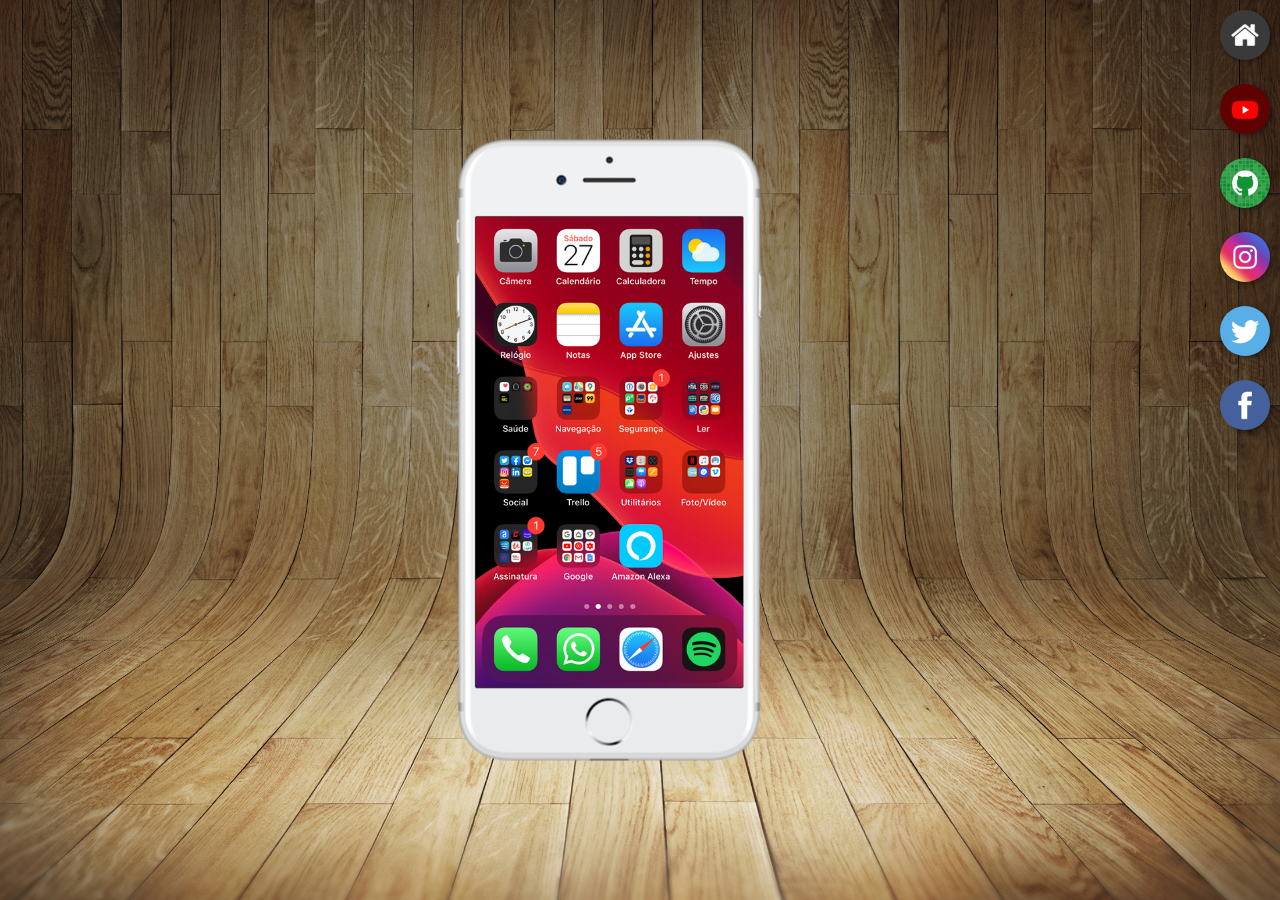
<file: index.html>
<!DOCTYPE html>
<html lang="pt-br">
<head>
    <meta charset="UTF-8">
    <meta name="viewport" content="width=device-width, initial-scale=1.0">
    <title>Projeto Redes Sociais</title>
    <link rel="shortcut icon" href="pacote-d013/favicon.ico" type="image/x-icon">
    <link rel="stylesheet" href="estilos/style.css">
</head>
<body>
    <main>
        <section id="telefone">
            <iframe src="home.html" frameborder="0" name="tela" id="tela">
                Seu navegador não é compatível com isso.
            </iframe>
        </section>

        <section id="redes-sociais">
            <a href="home.html" target="tela"><img src="pacote-d013/imagens/logo-home.jpg" alt="home"></a> <br>
            <a href="youtube.html" target="tela"><img src="pacote-d013/imagens/logo-youtube.jpg" alt="youtube"></a> <br>
            <a href="github.html" target="tela"><img src="pacote-d013/imagens/logo-github.jpg" alt="github"></a> <br>
            <a href="instagram.html" target="tela"><img src="pacote-d013/imagens/logo-instagram.jpg" alt="instagram"></a> <br>
            <a href="twitter.html" target="tela"><img src="pacote-d013/imagens/logo-twitter.jpg" alt="twitter"></a> <br>
            <a href="facebook.html" target="tela"><img src="pacote-d013/imagens/logo-facebook.jpg" alt="facebook"></a>
        </section>

    </main>
</body>
</html>
</file>
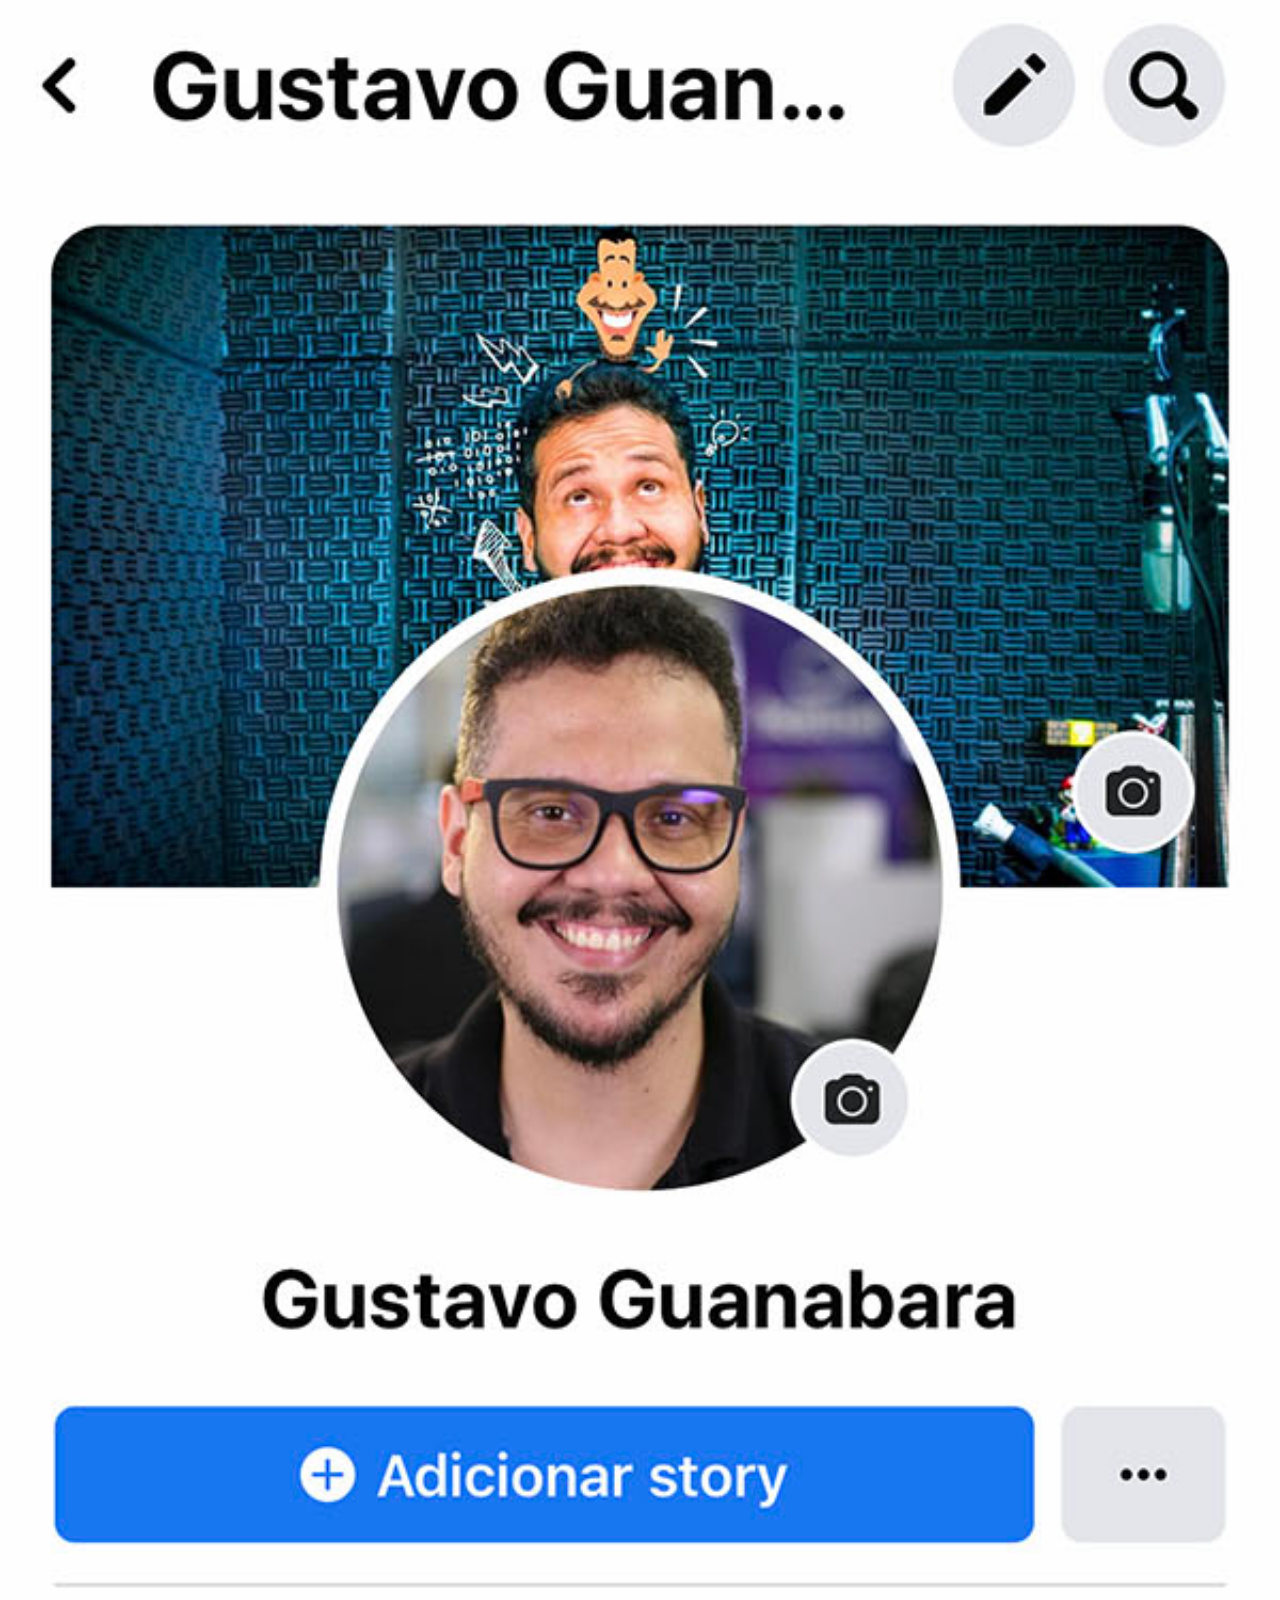
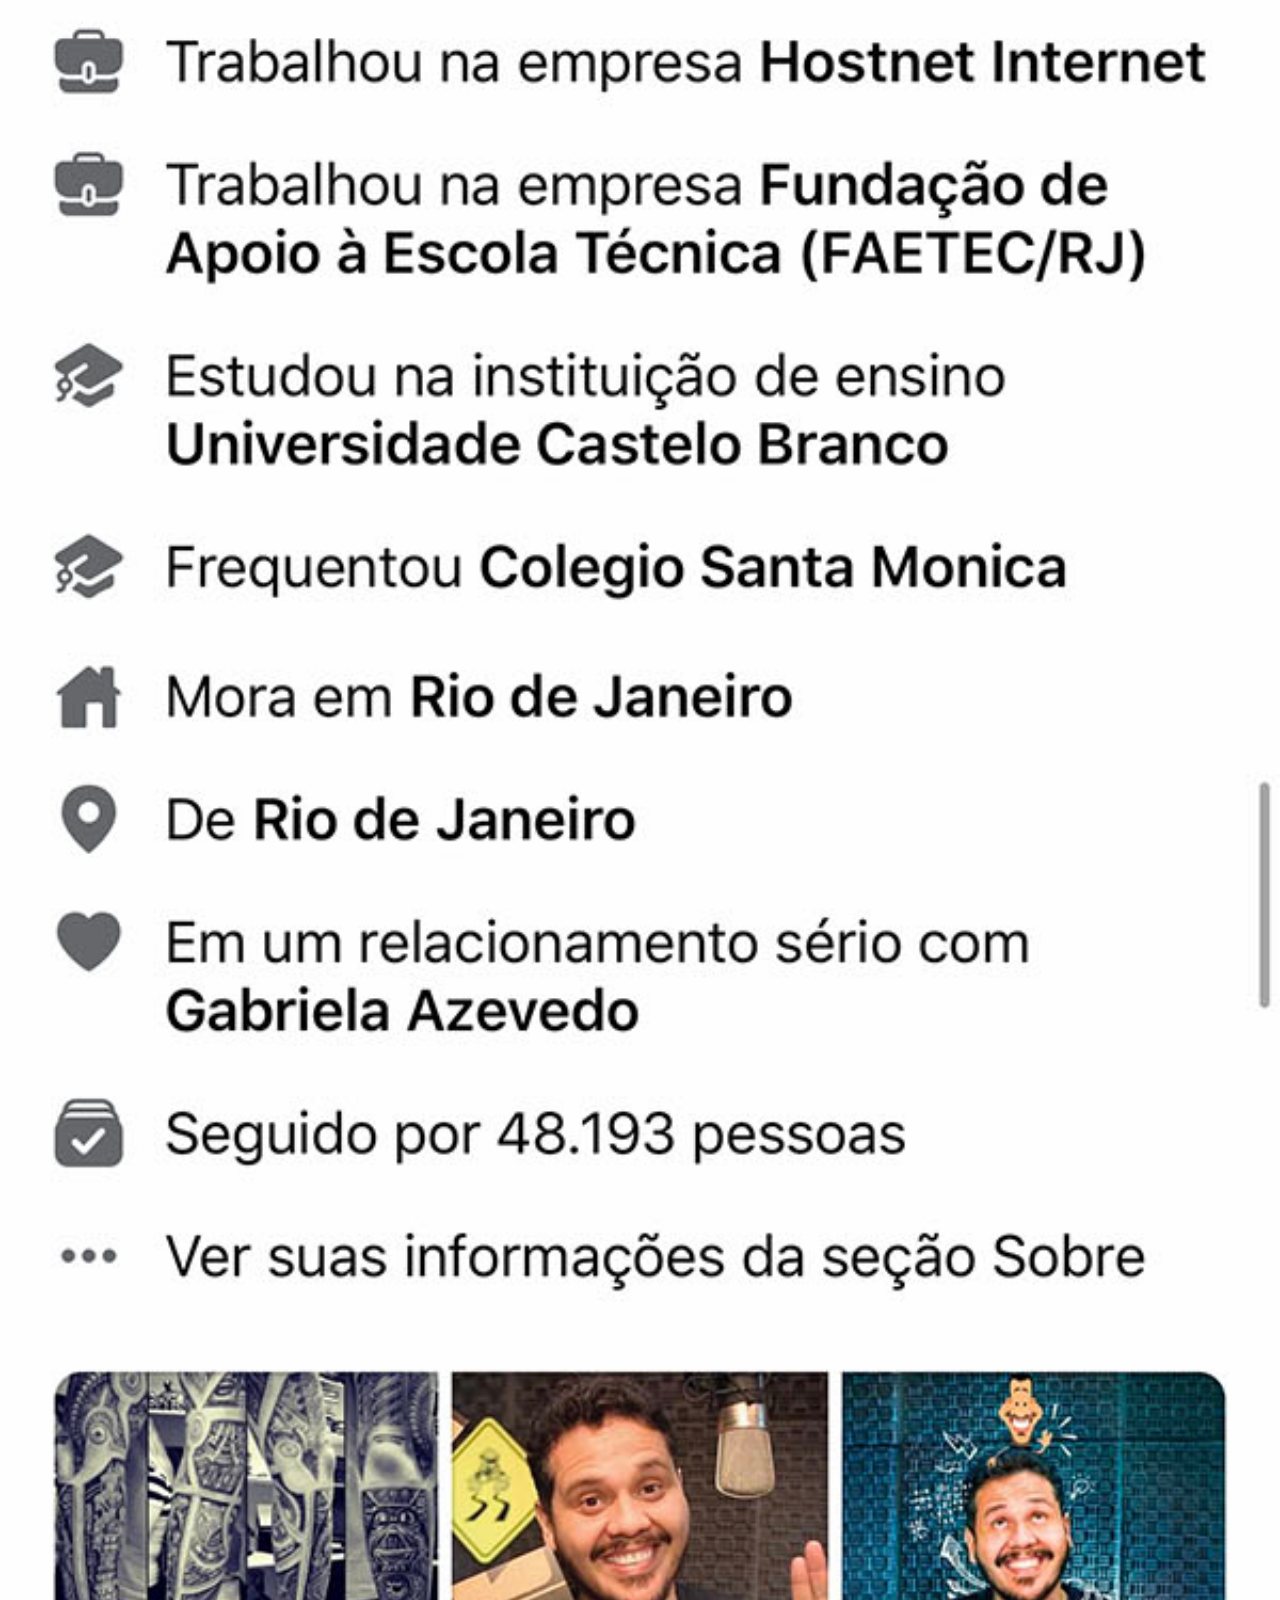
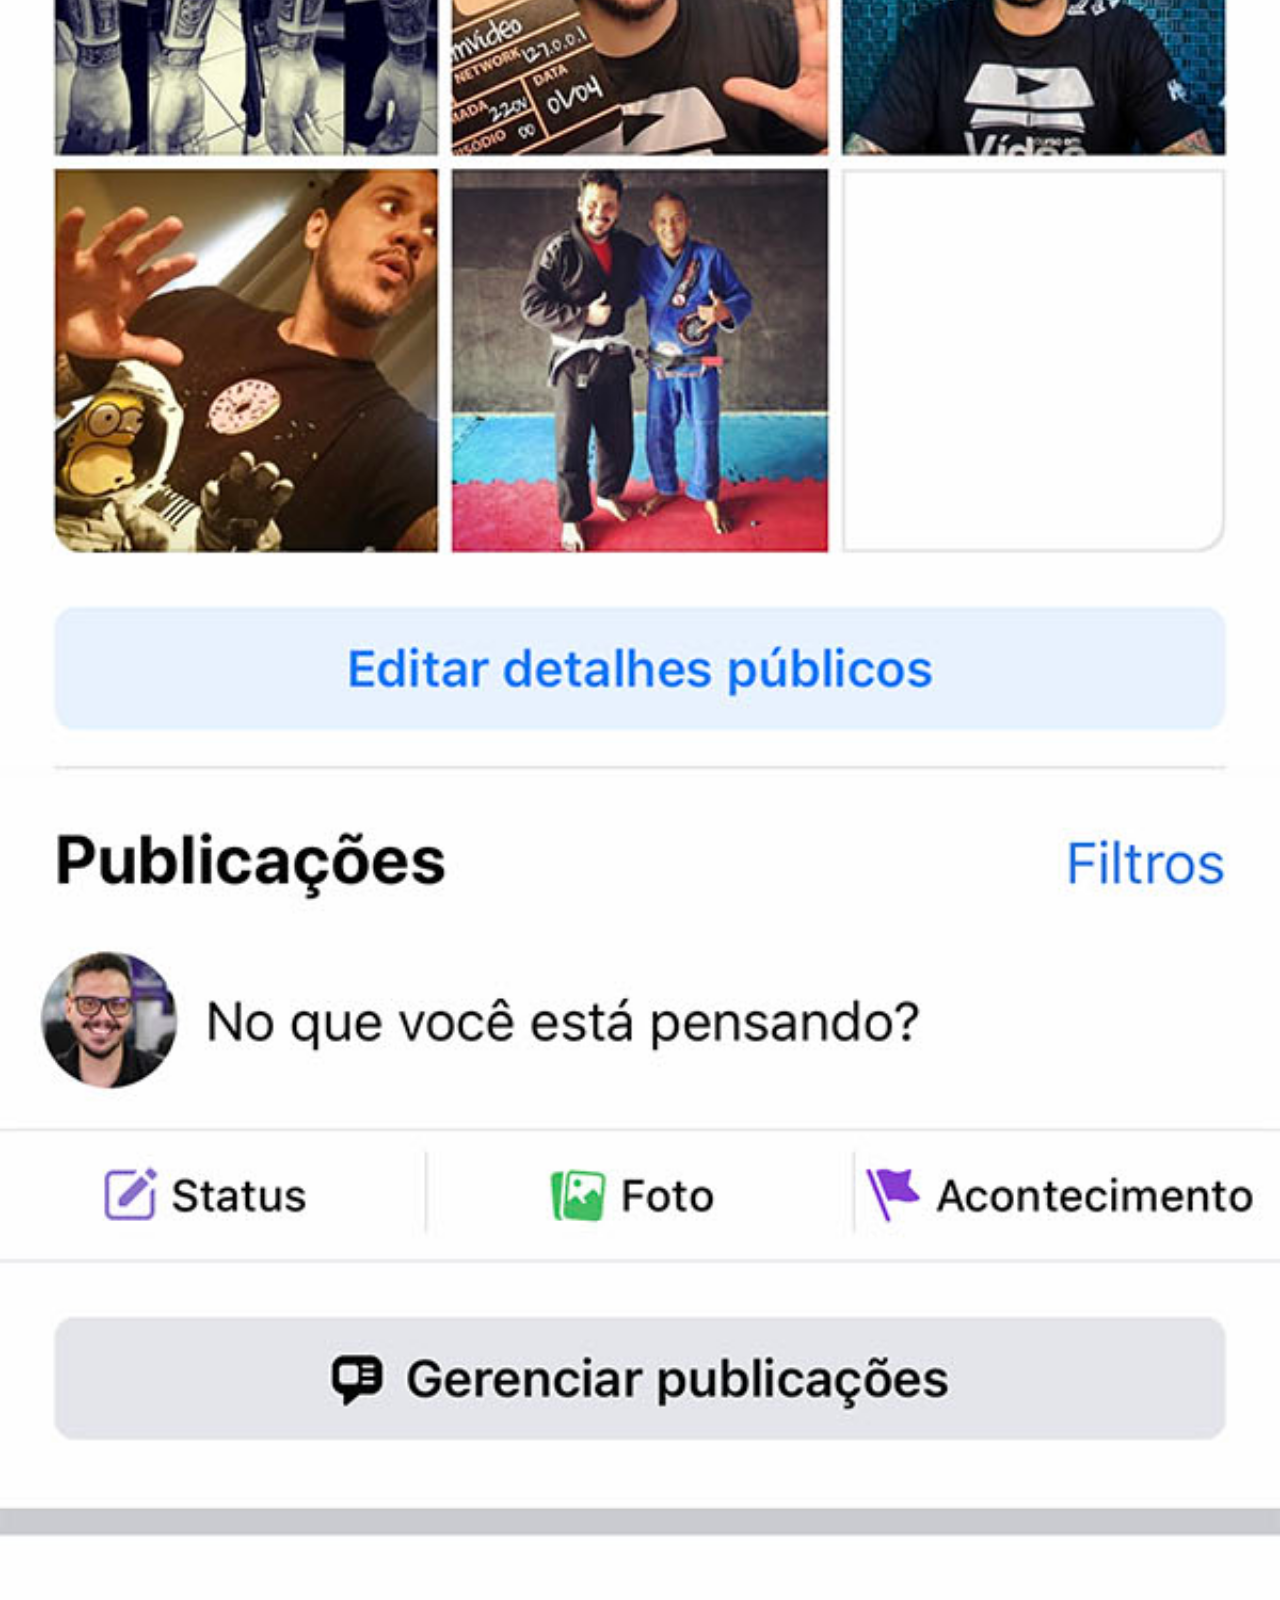
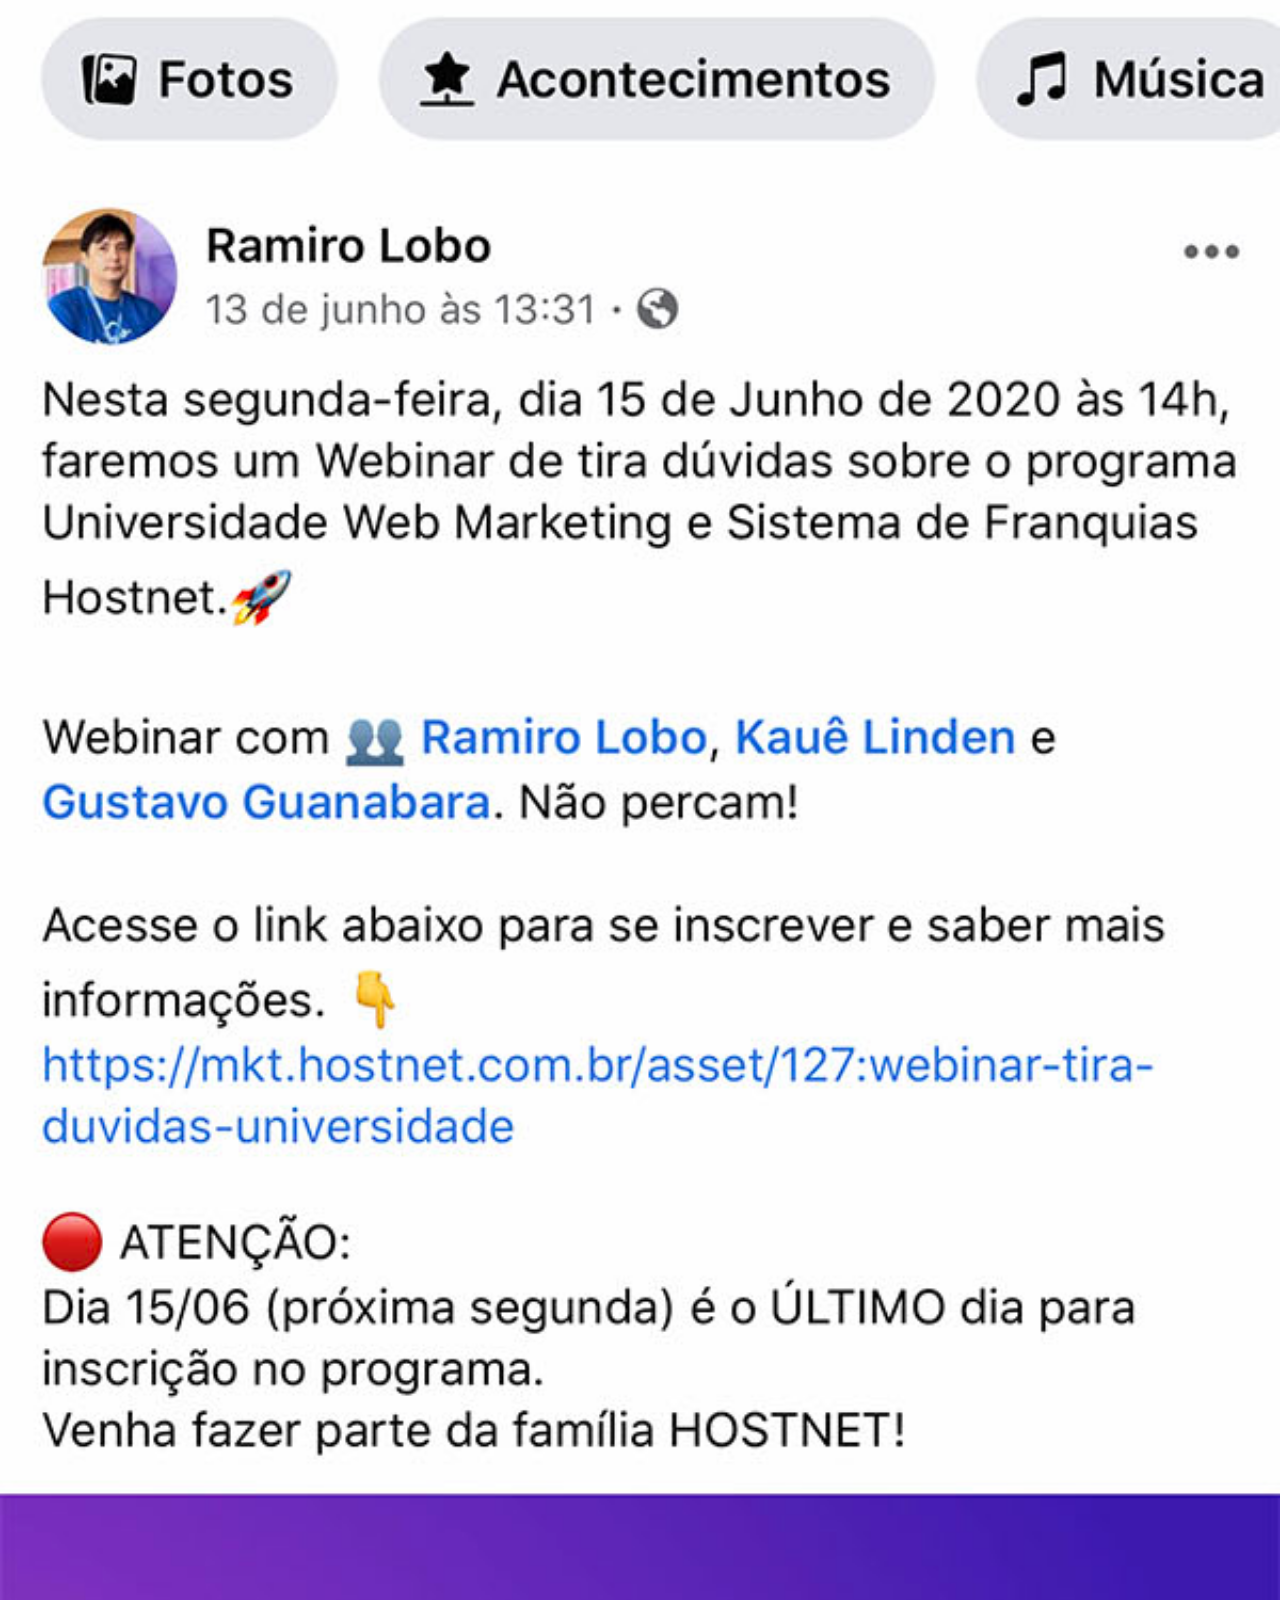
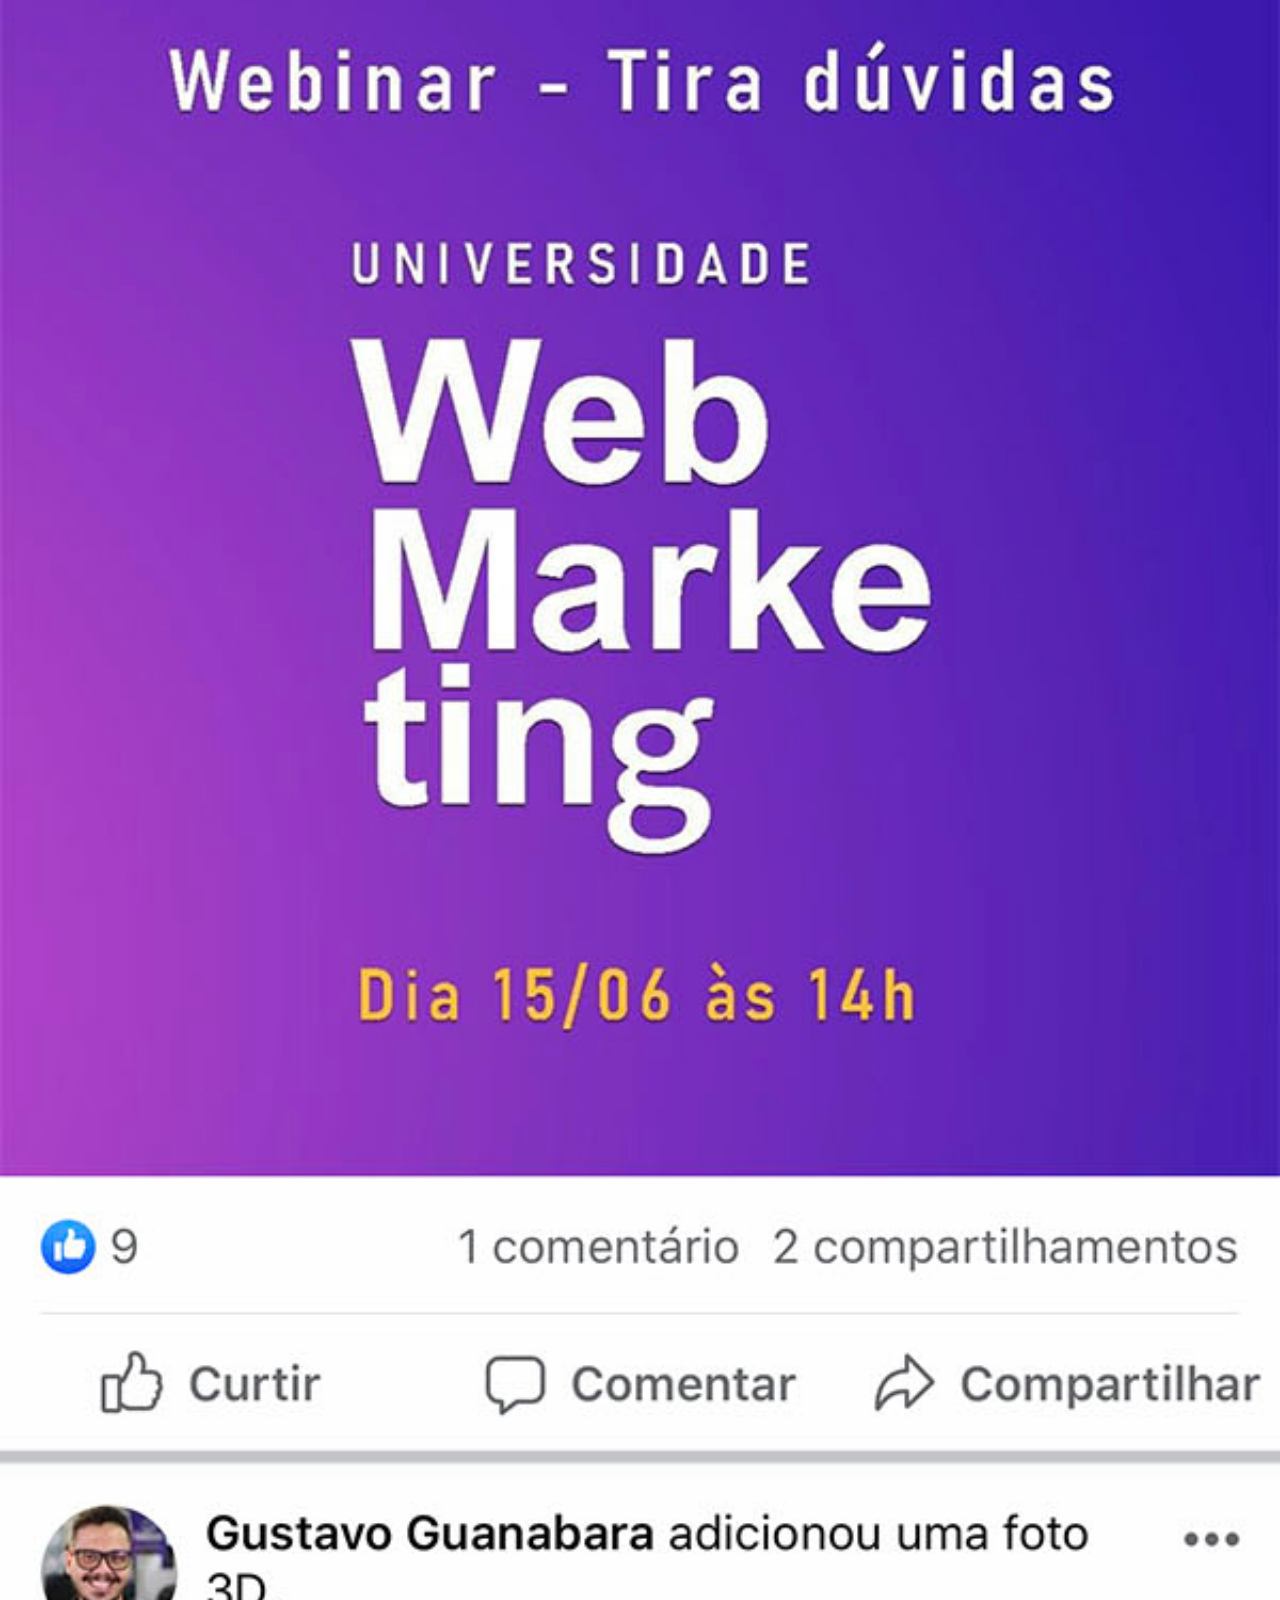
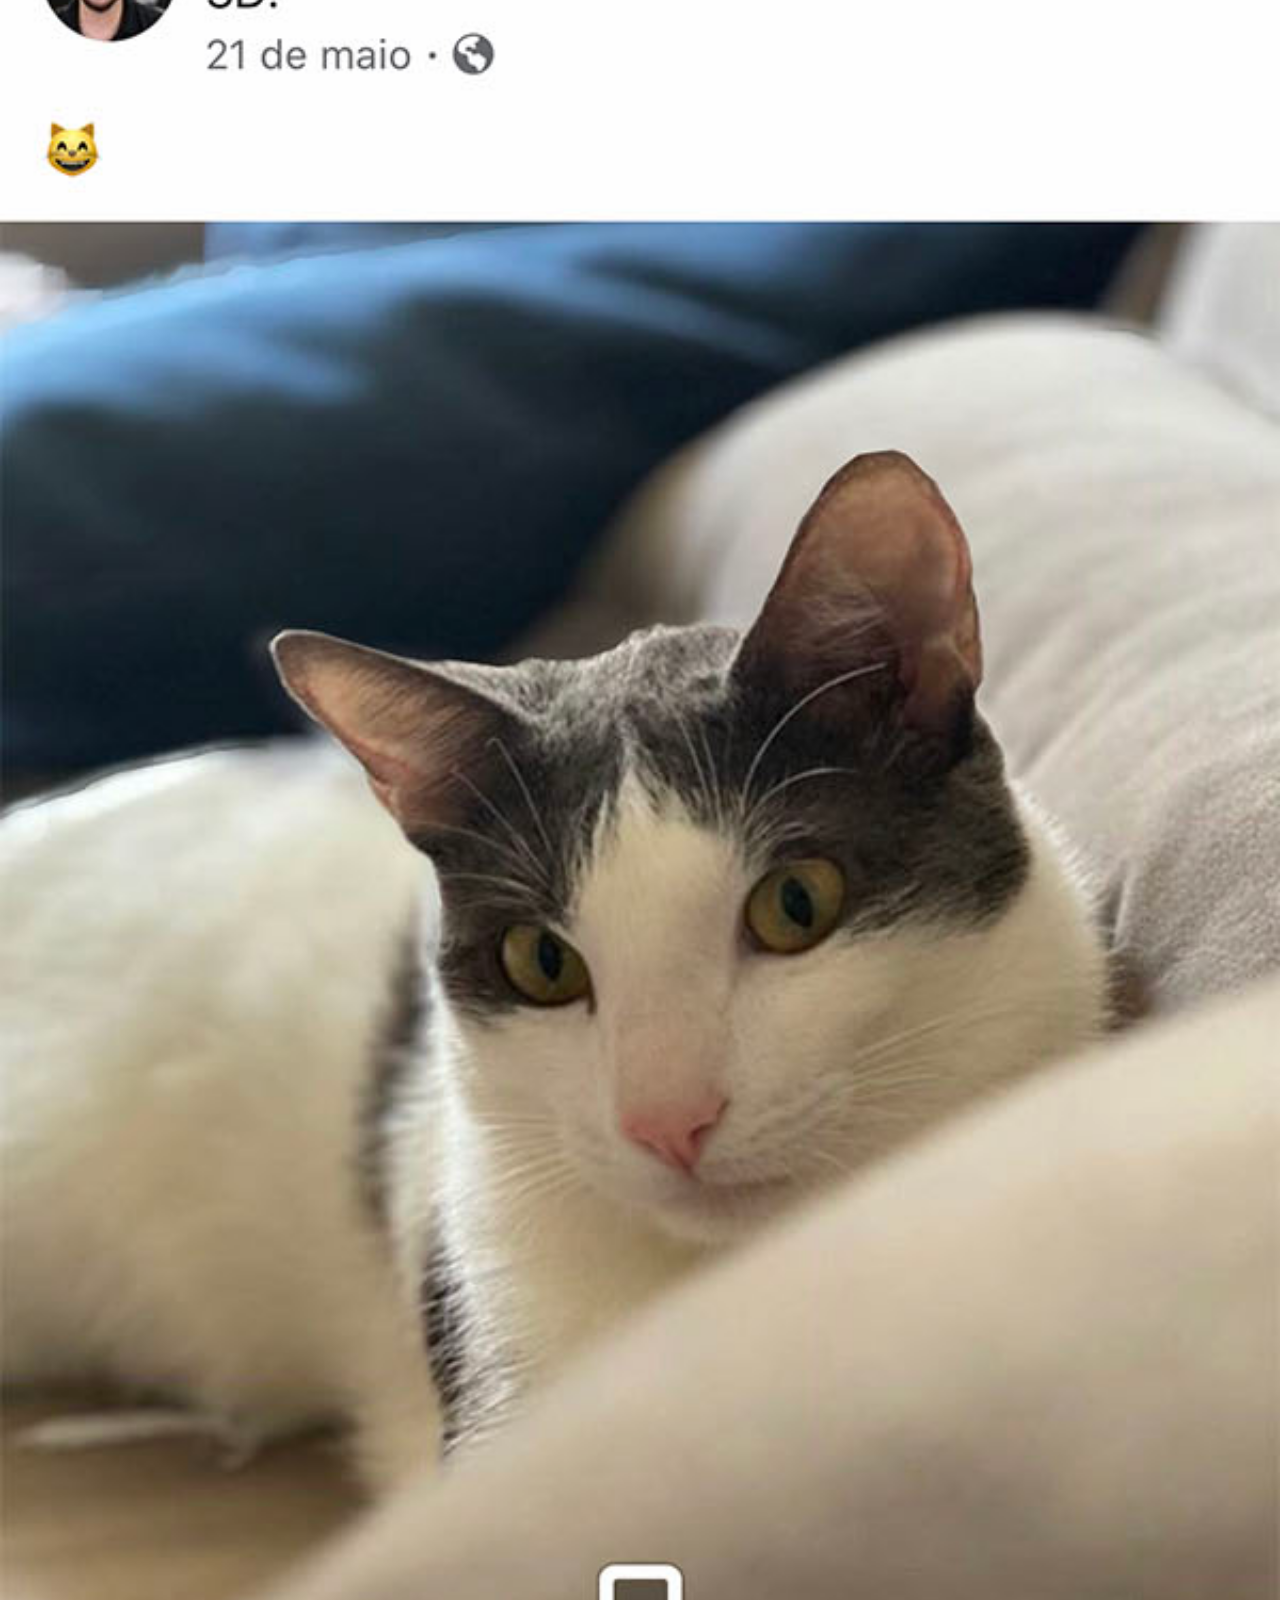
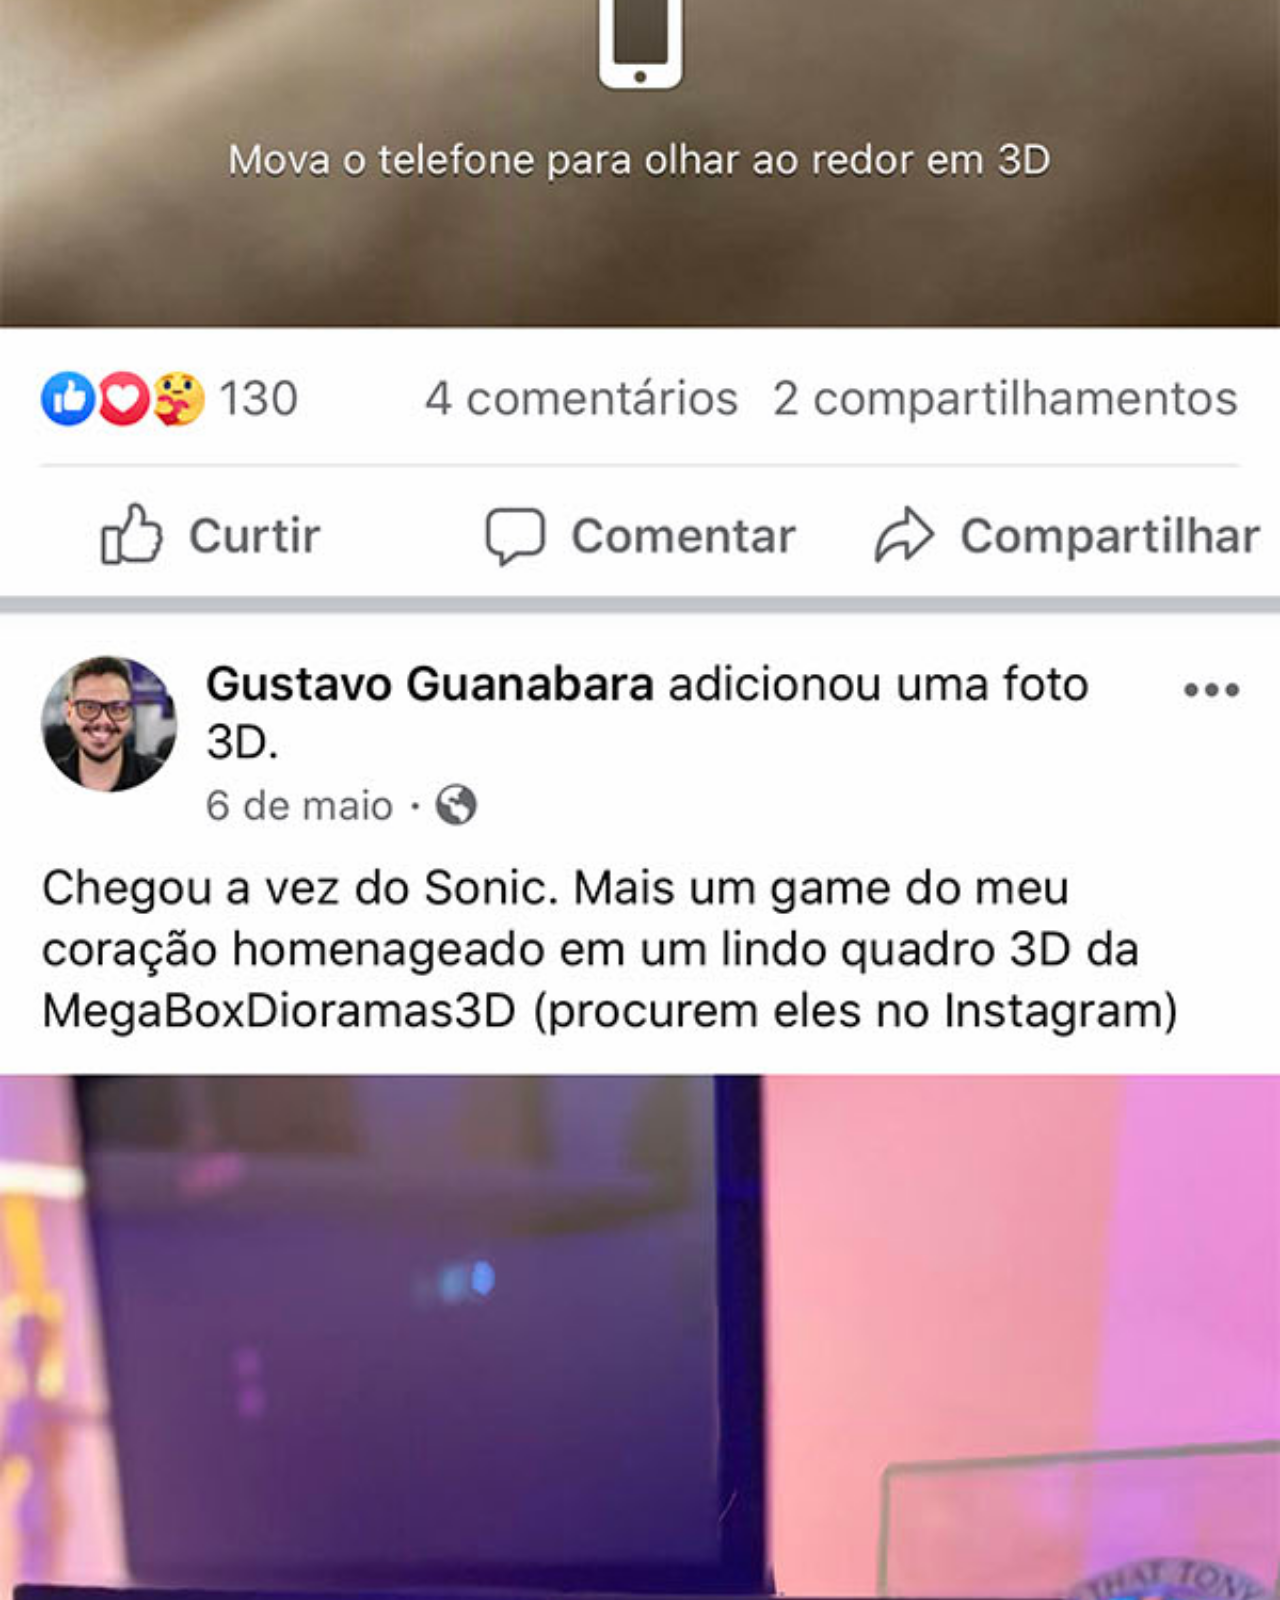
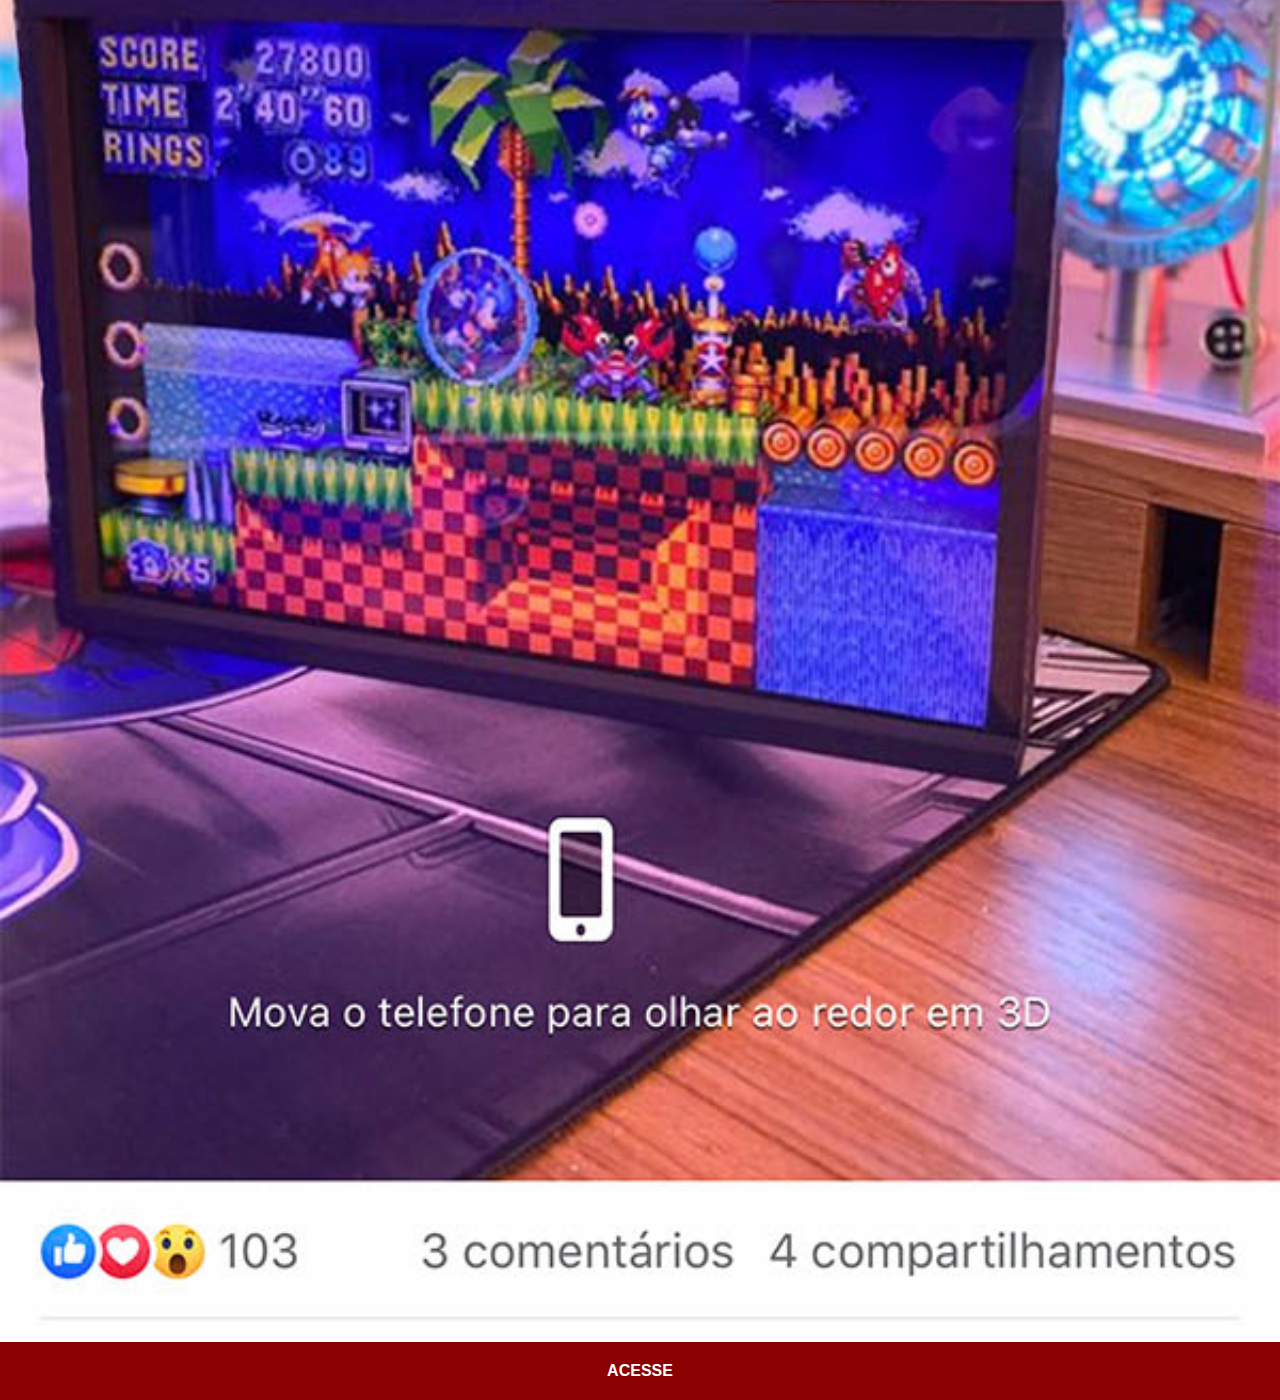
<file: facebook.html>
<!DOCTYPE html>
<html lang="pt-br">
<head>
    <meta charset="UTF-8">
    <meta name="viewport" content="width=device-width, initial-scale=1.0">
    <title>Facebook</title>
    <link rel="stylesheet" href="estilos/social.css">
</head>
<body>
    <img src="pacote-d013/imagens/tela-facebook.jpg" alt="facebook">

    <a href="">ACESSE</a>
</body>
</html>
</file>
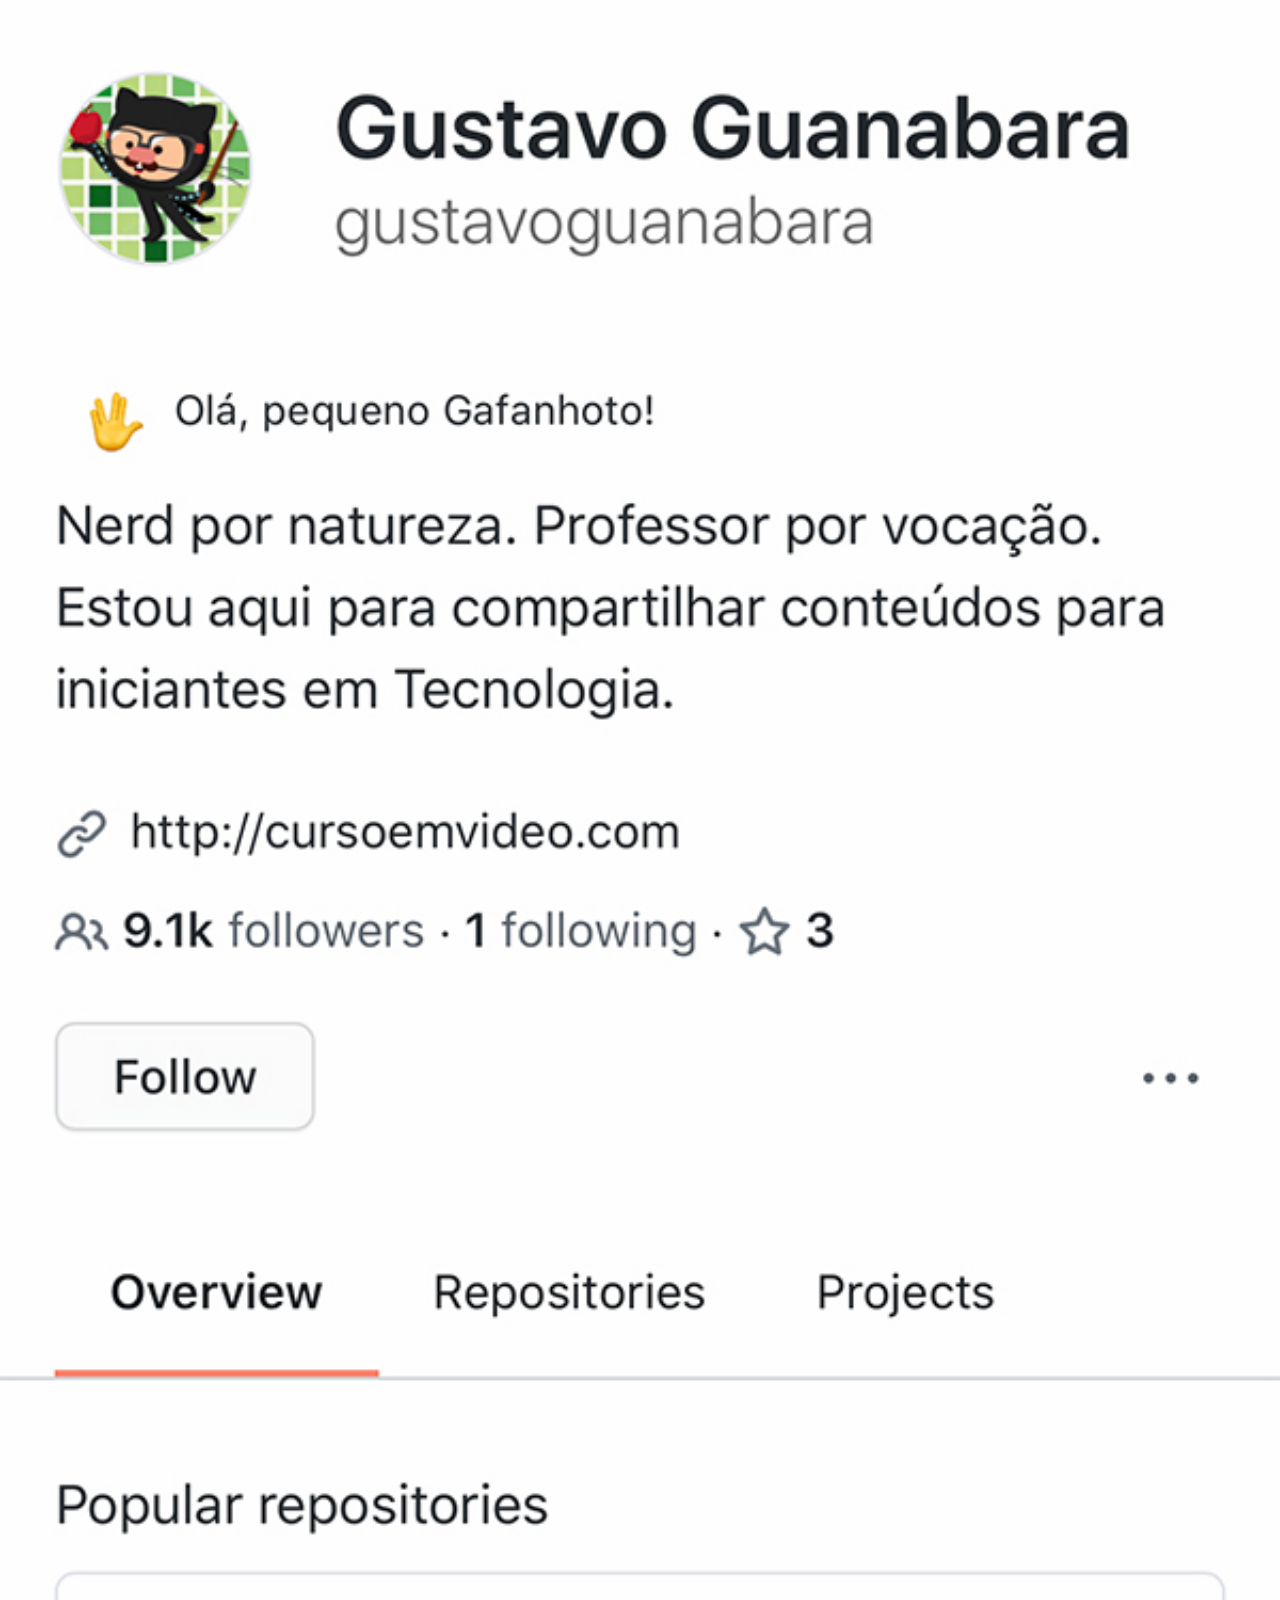
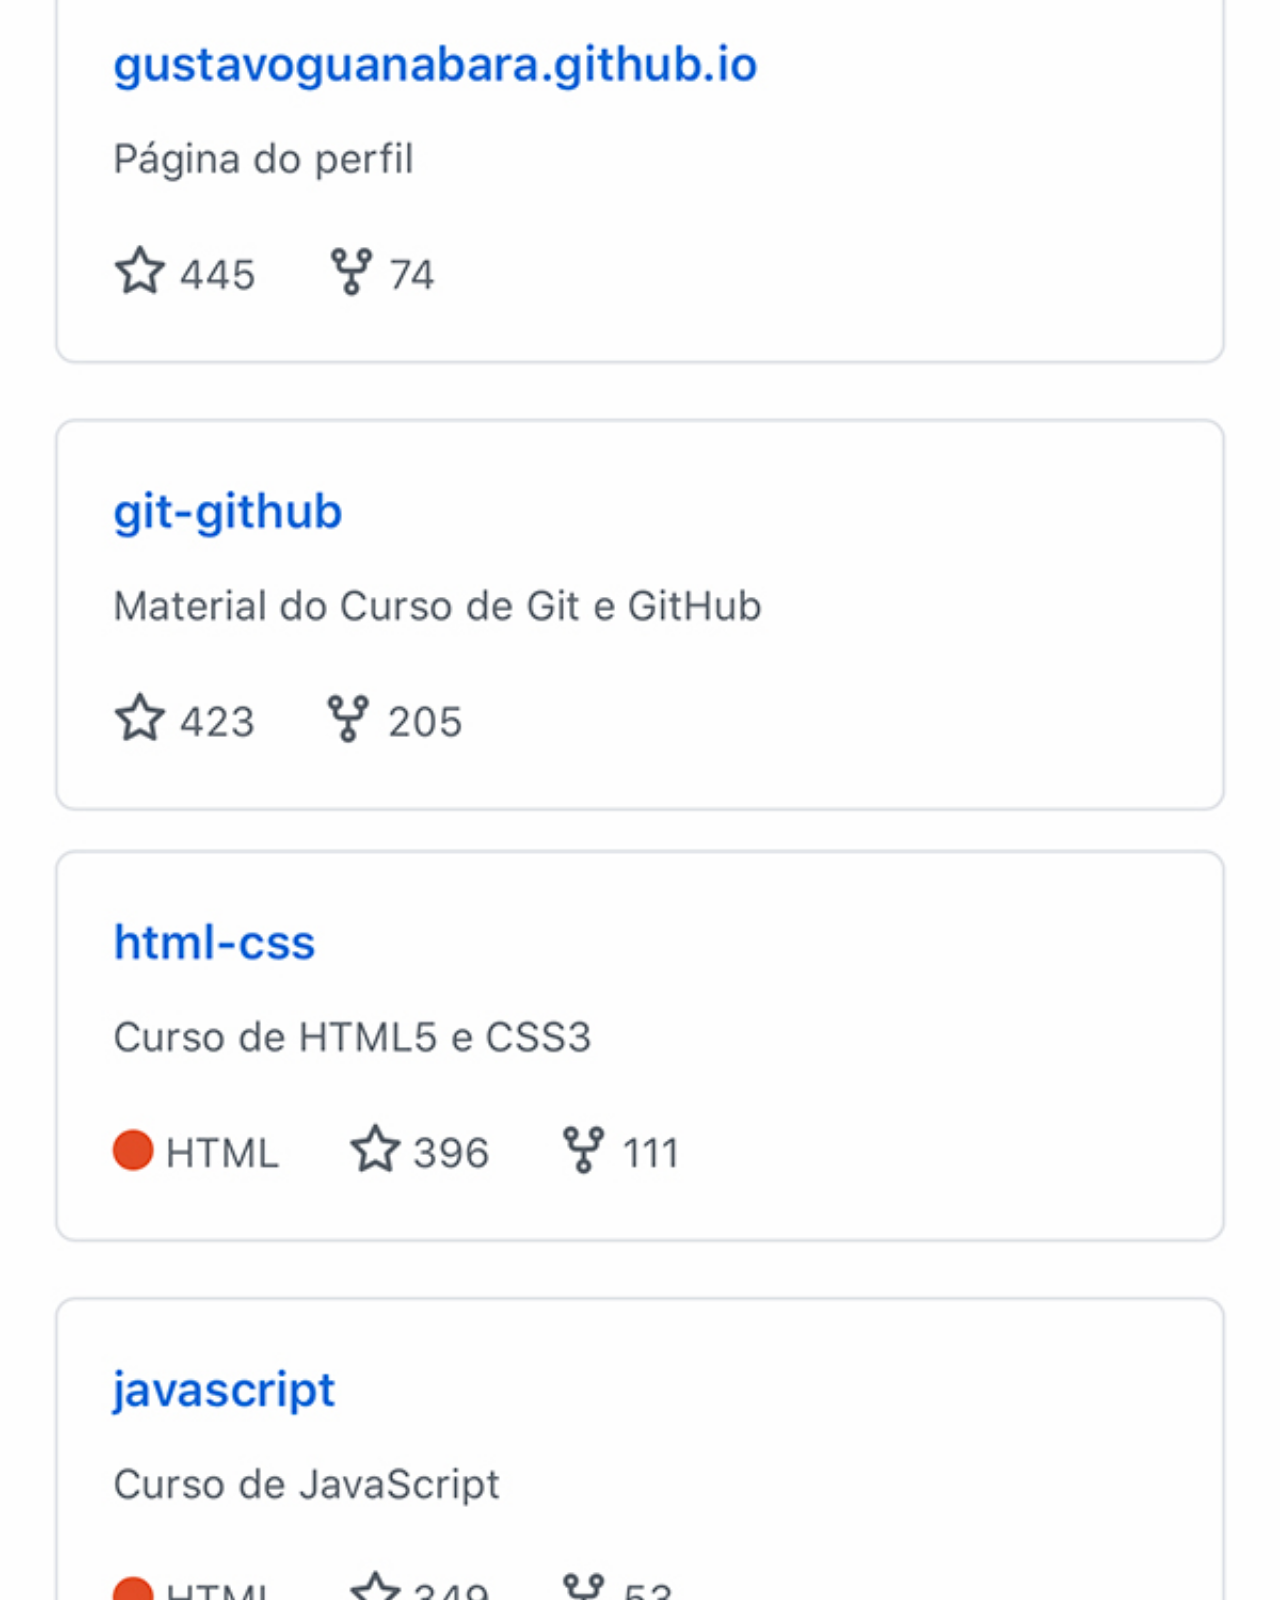
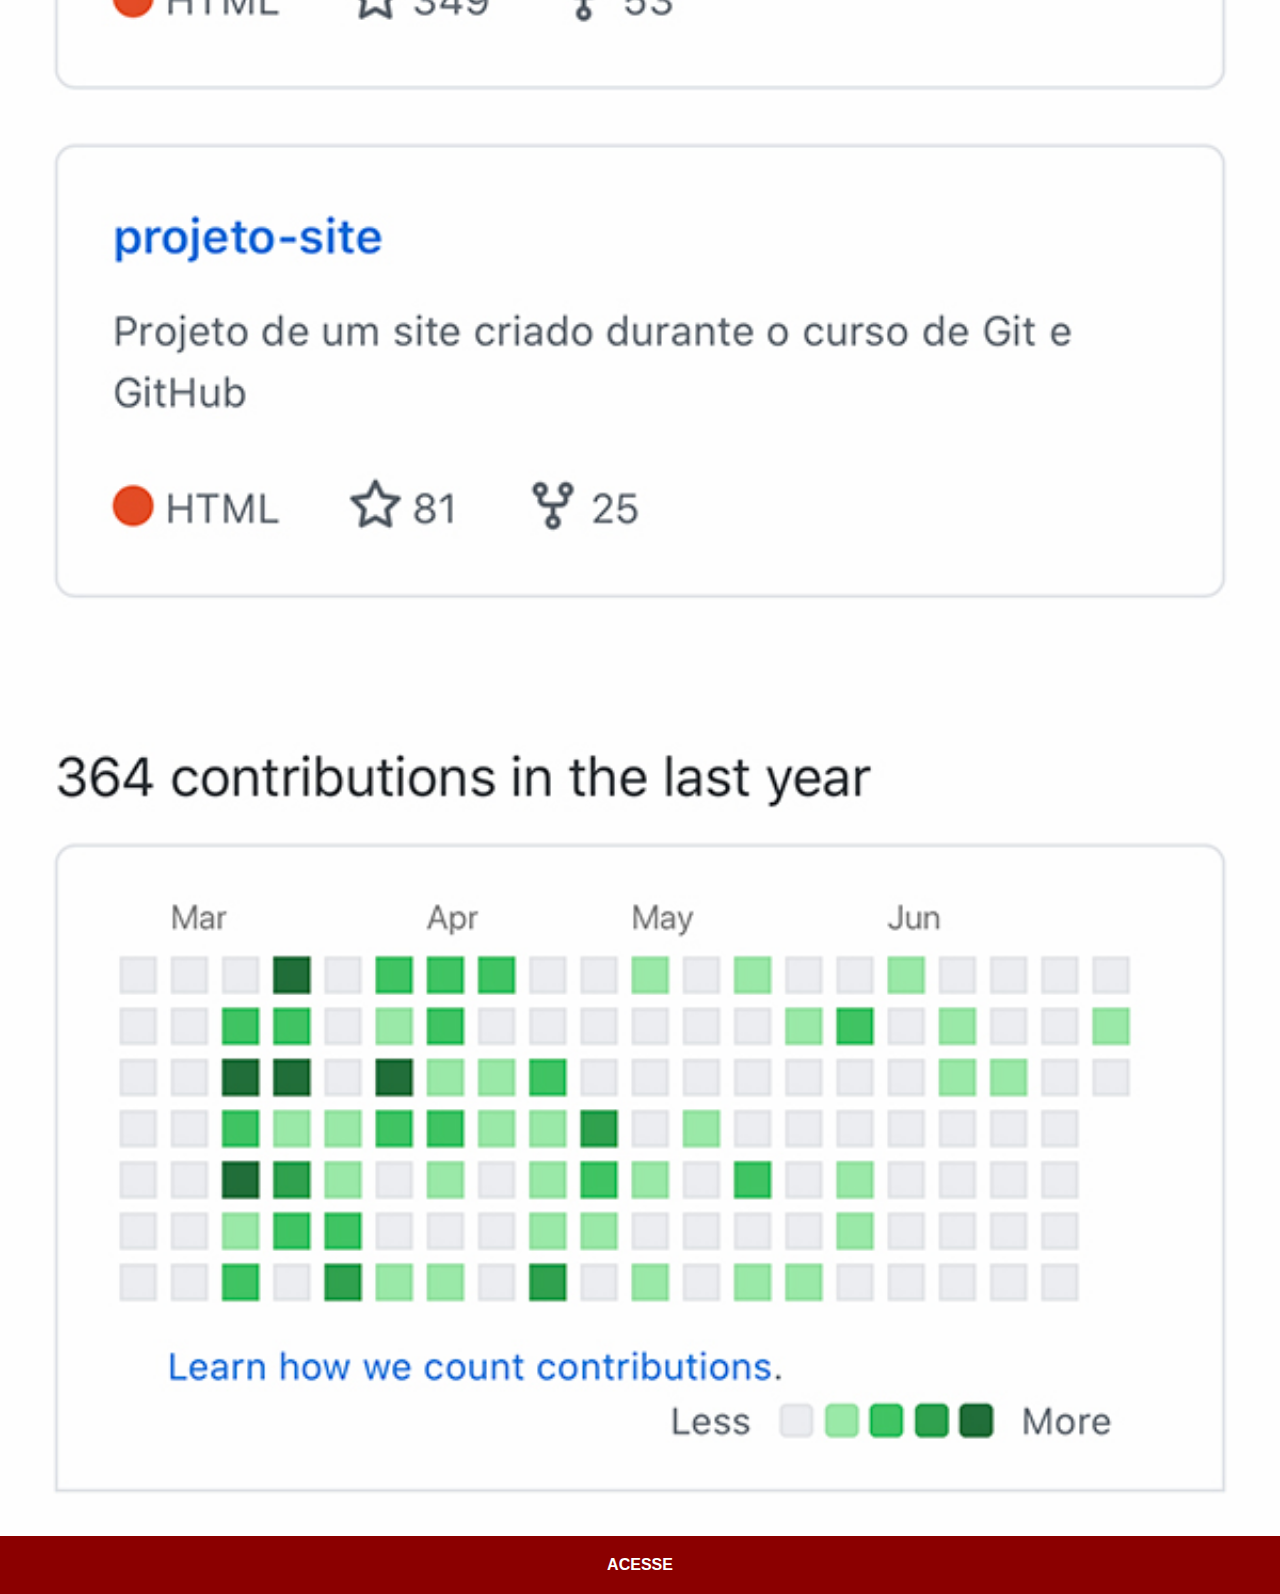
<file: github.html>
<!DOCTYPE html>
<html lang="pt-br">
<head>
    <meta charset="UTF-8">
    <meta name="viewport" content="width=device-width, initial-scale=1.0">
    <title>GitHub</title>
    <link rel="stylesheet" href="estilos/social.css">
</head>
<body>
    <img src="pacote-d013/imagens/tela-github.jpg" alt="GitHub">

    <a id="github" href="https://github.com/gustavoguanabara/" target="_blank">ACESSE</a>
</body>
</html>
</file>
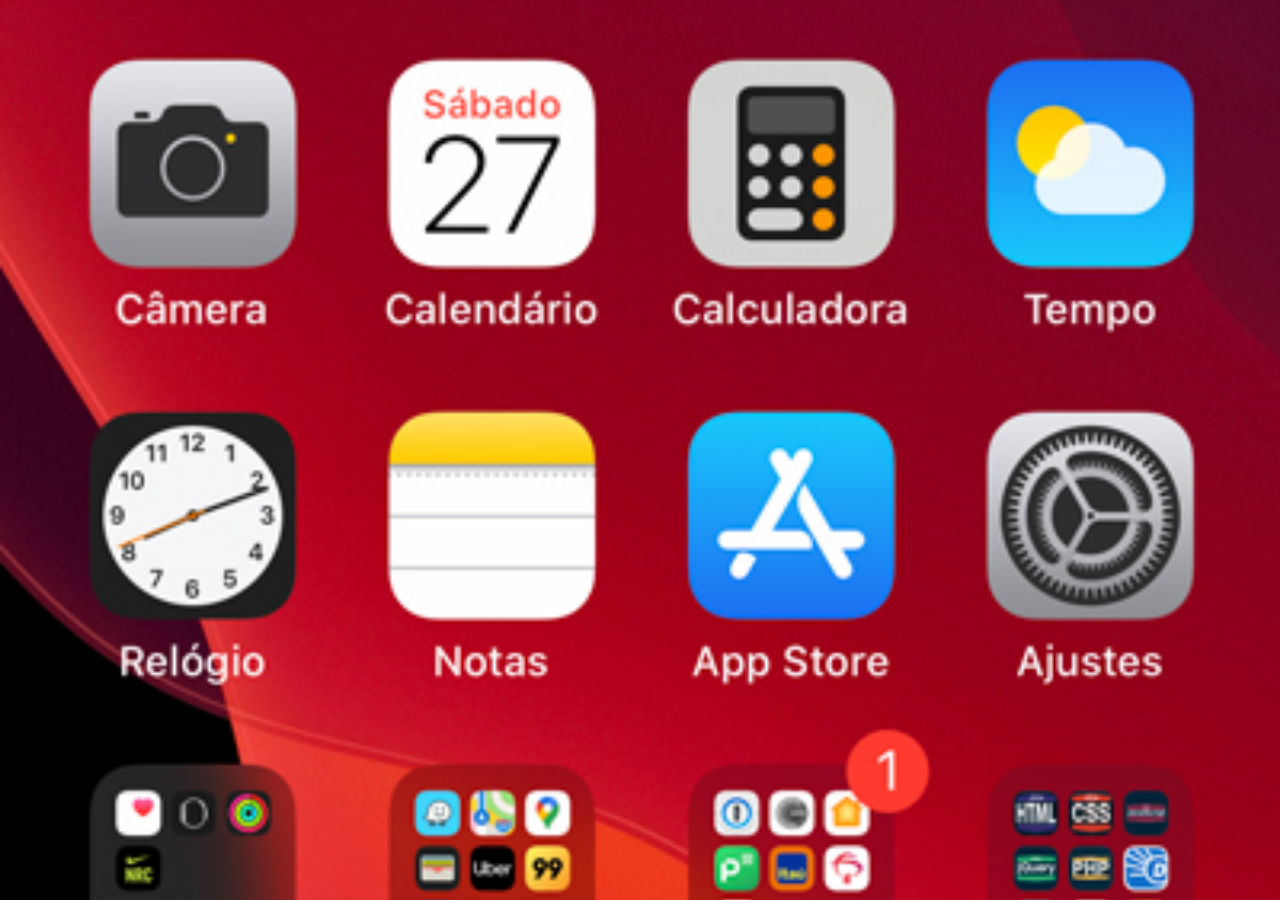
<file: home.html>
<!DOCTYPE html>
<html lang="pt-br">
<head>
    <meta charset="UTF-8">
    <meta name="viewport" content="width=device-width, initial-scale=1.0">
    <title>Home</title>
    <style>
        *{
            margin: 0px;
            padding: 0px;
        }

        body{
            width: 100vw;
            height: 100vh;
            background: black url(pacote-d013/imagens/tela-home.jpg) no-repeat top center;
            background-size: cover;
        }
    </style>
</head>
<body>
    
</body>
</html>
</file>
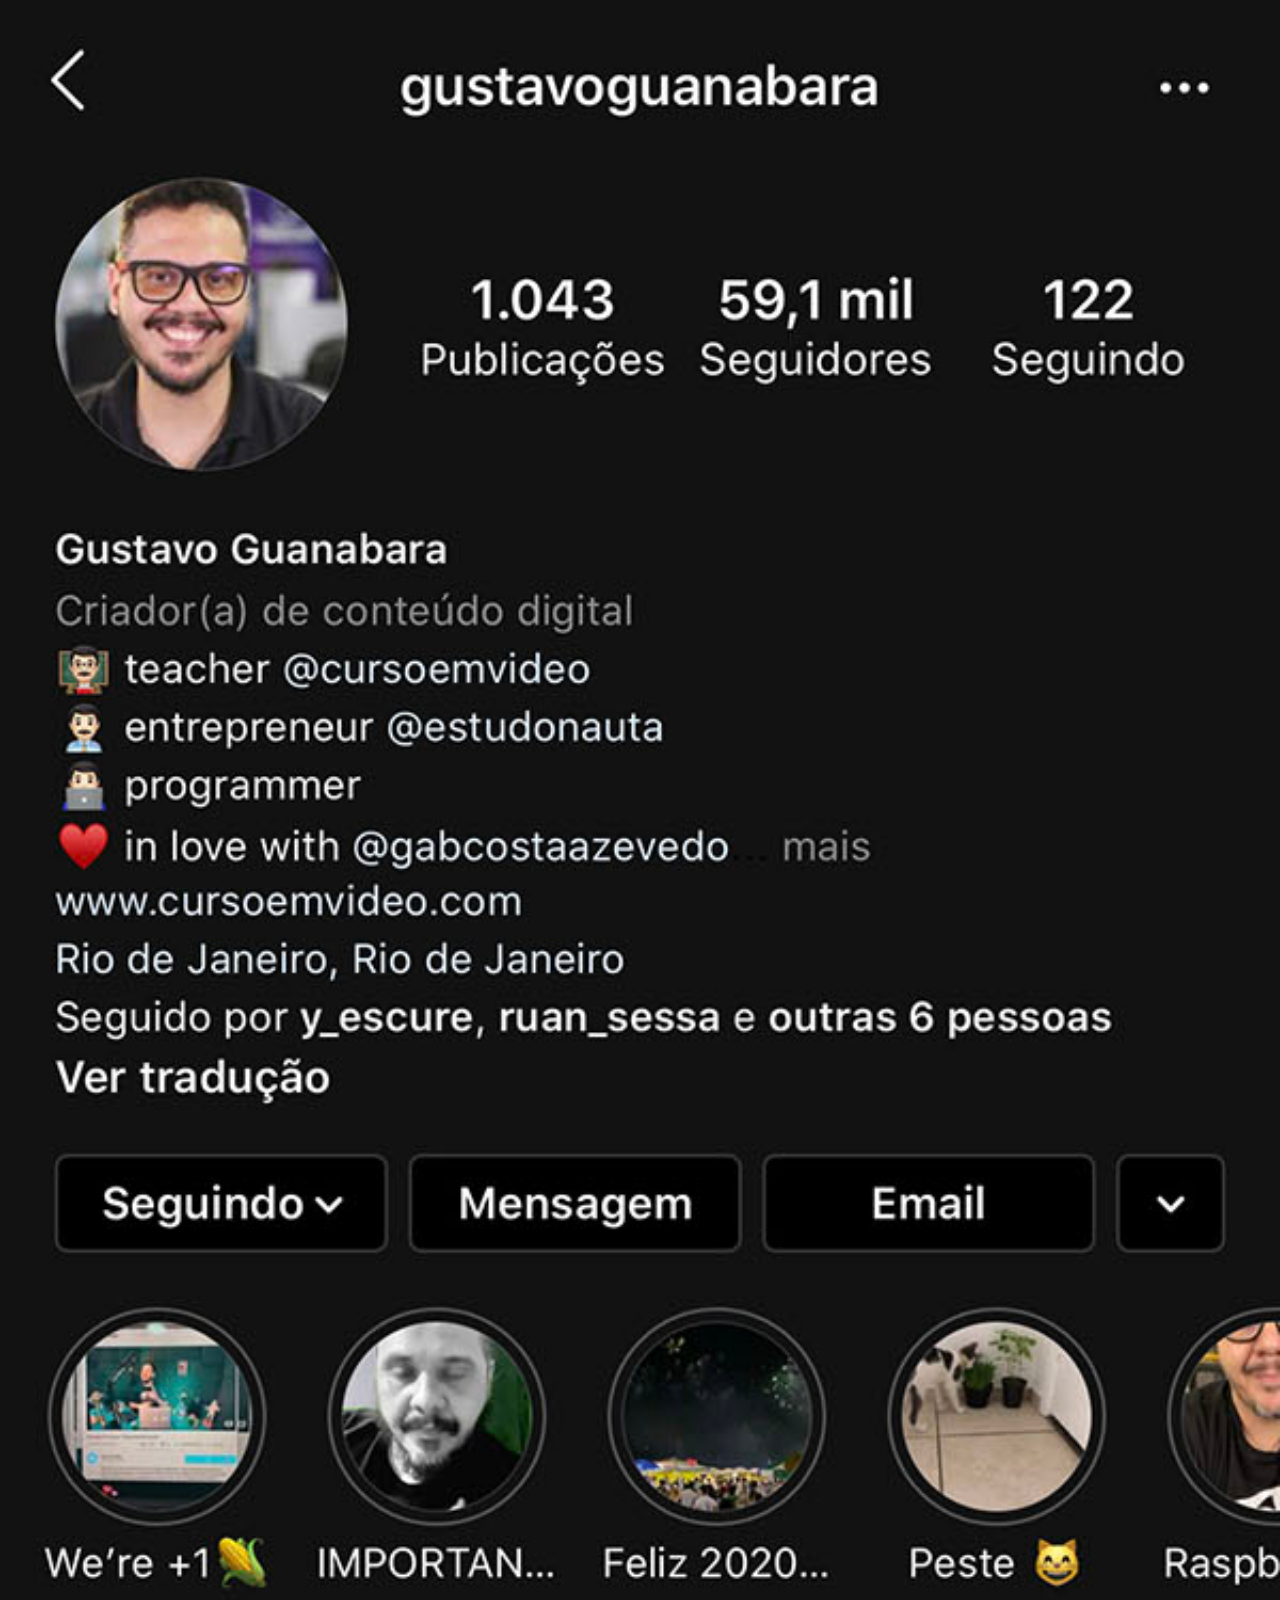
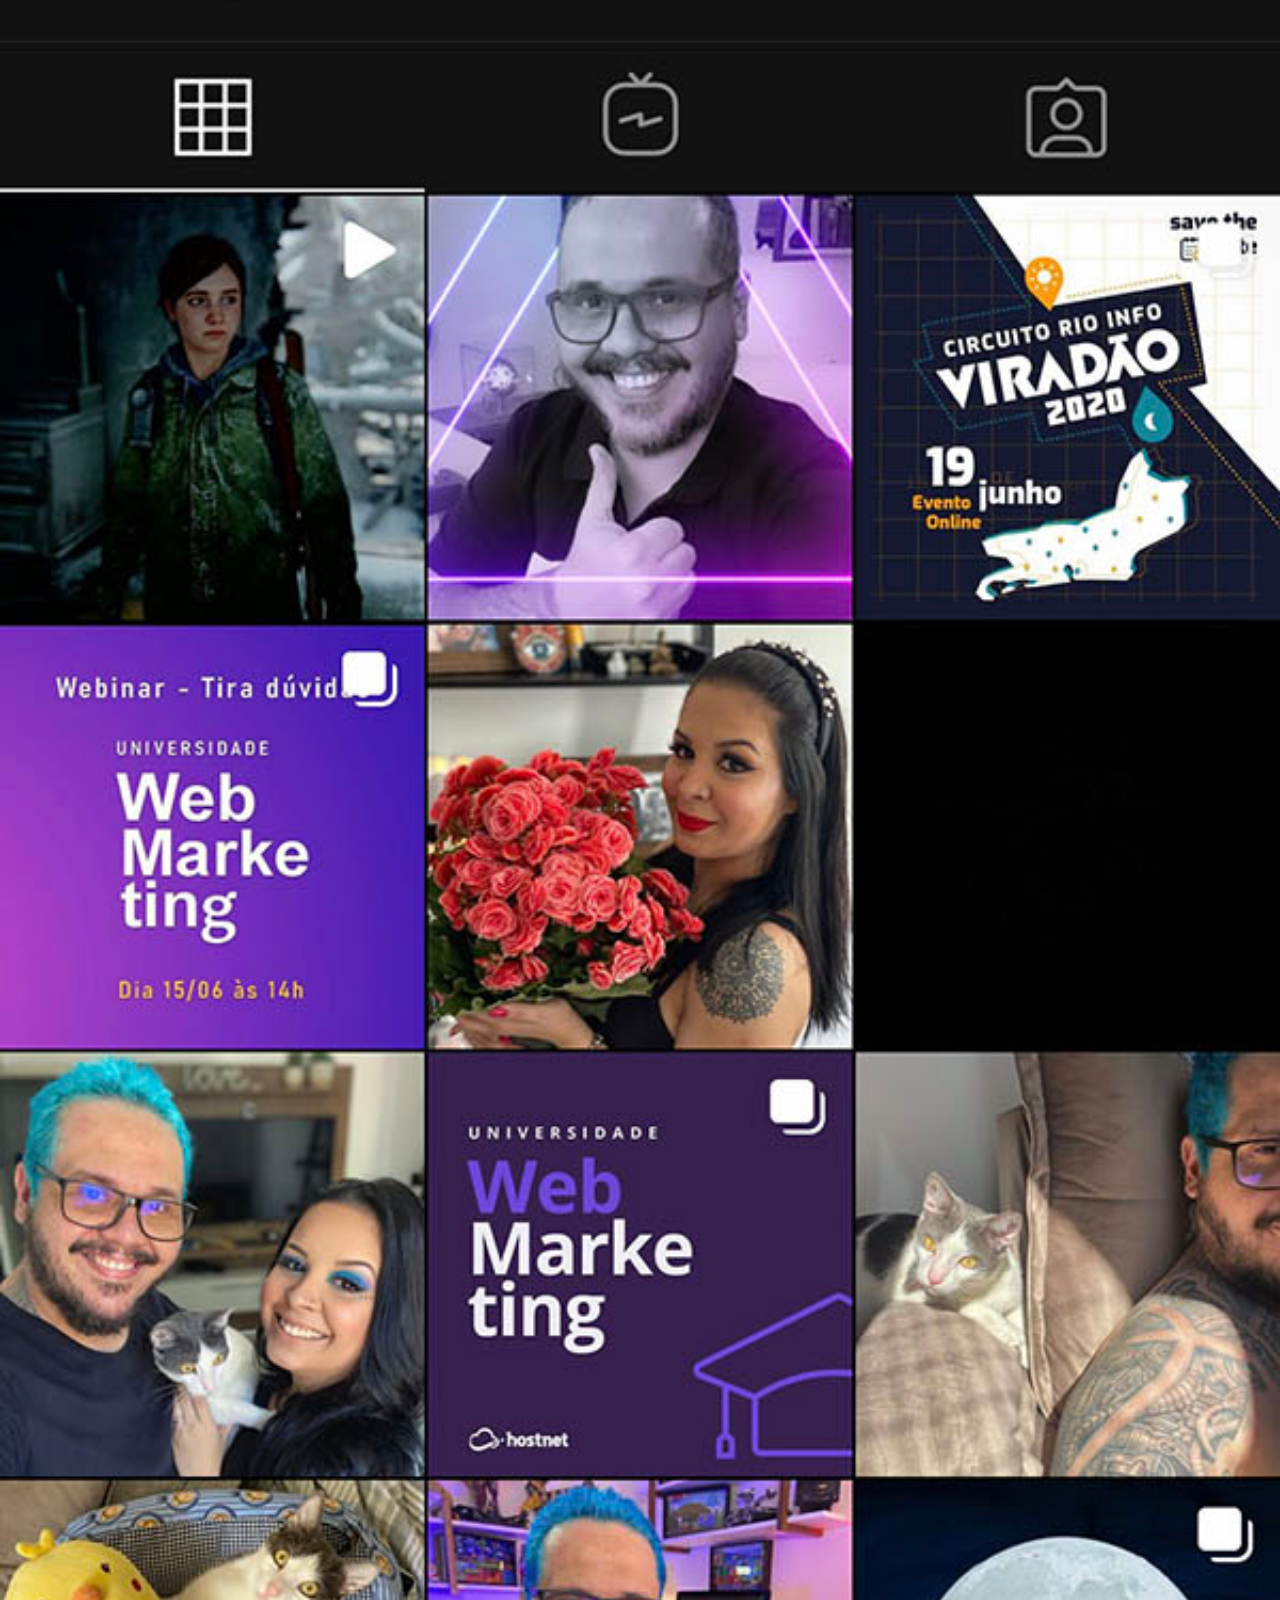
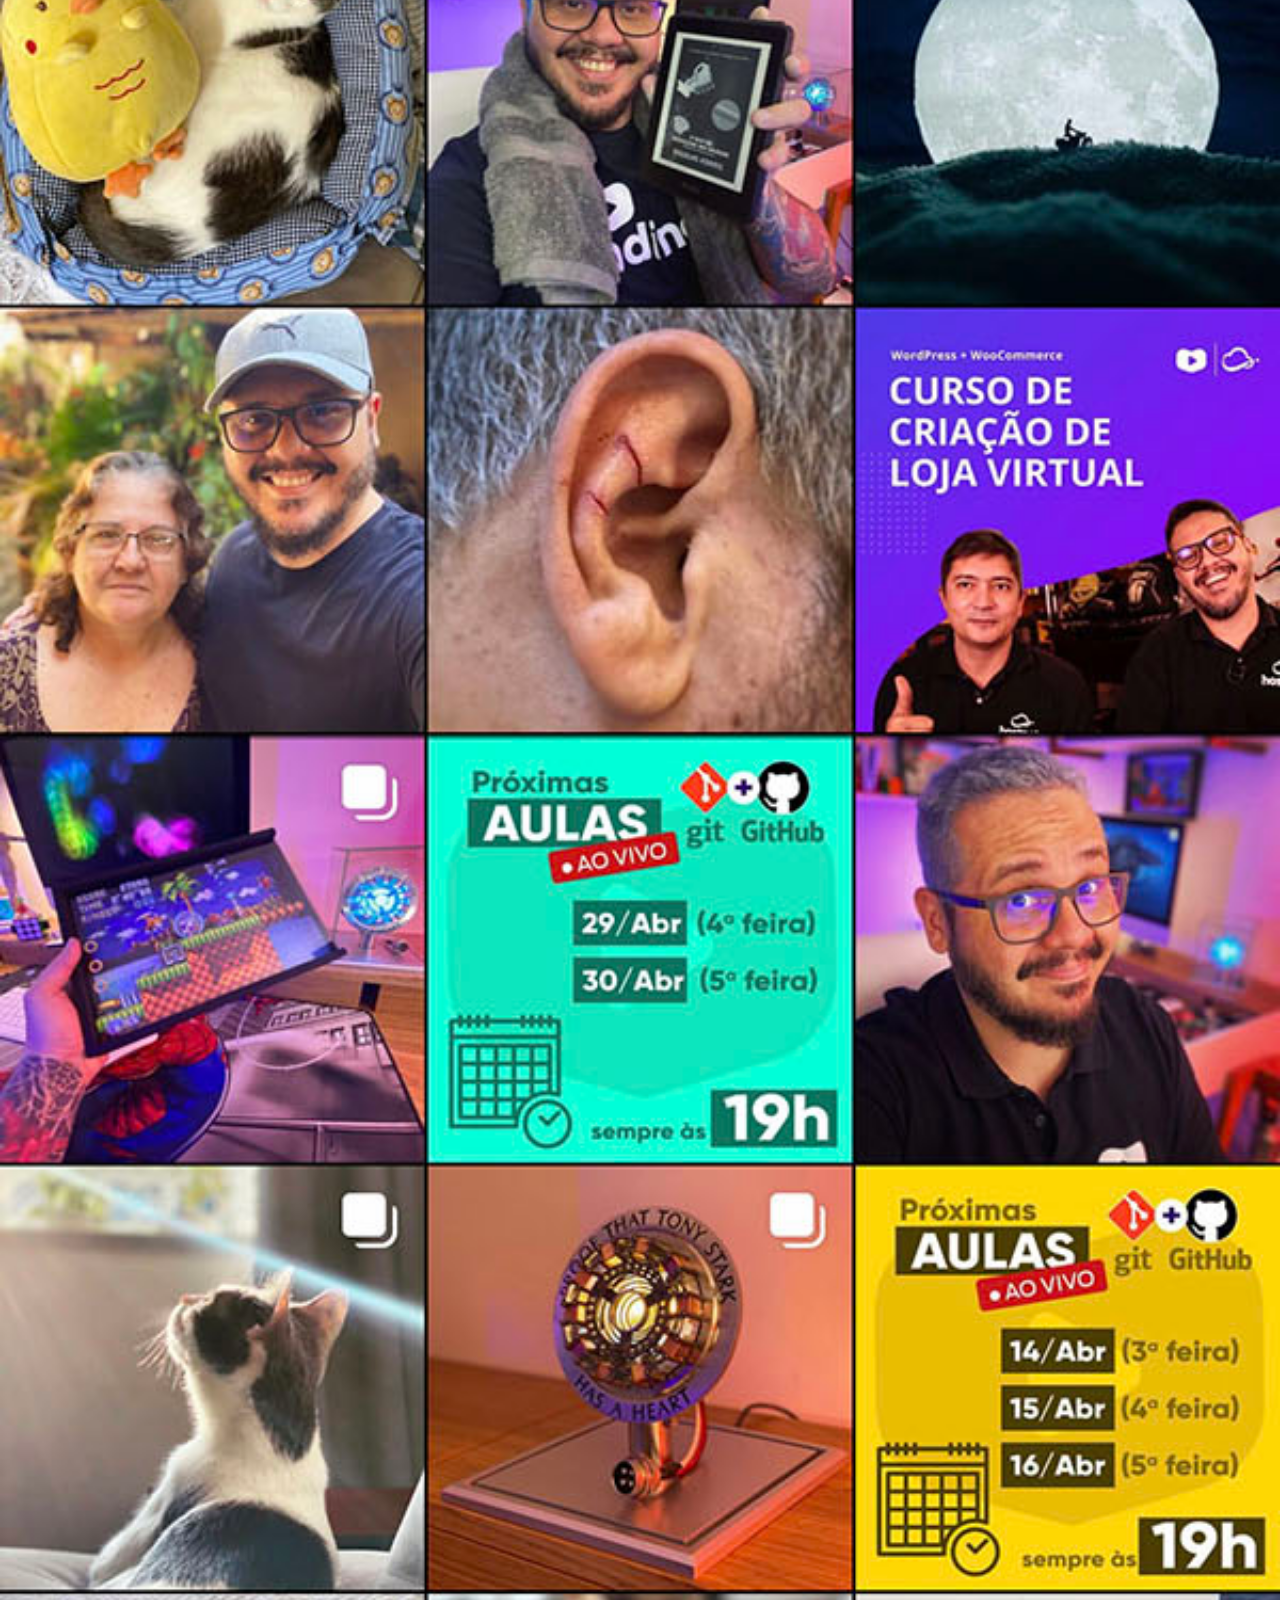
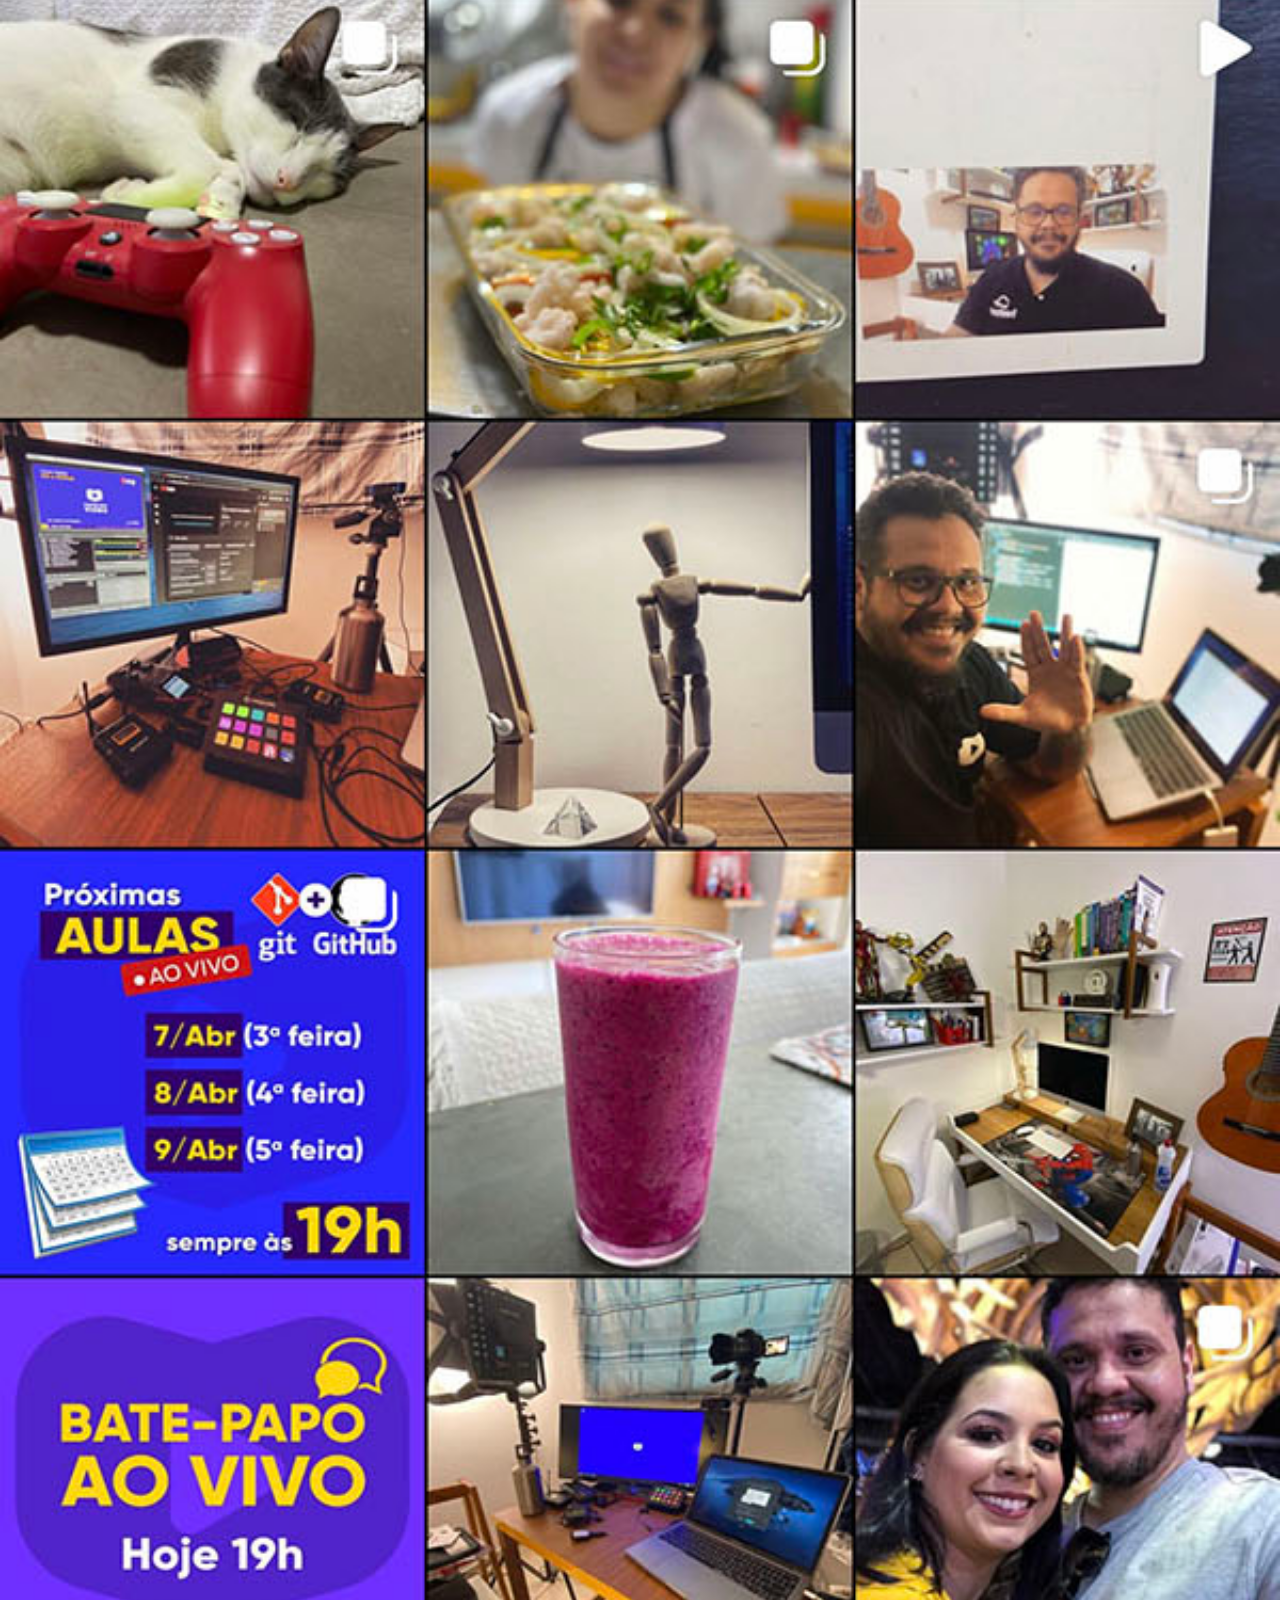
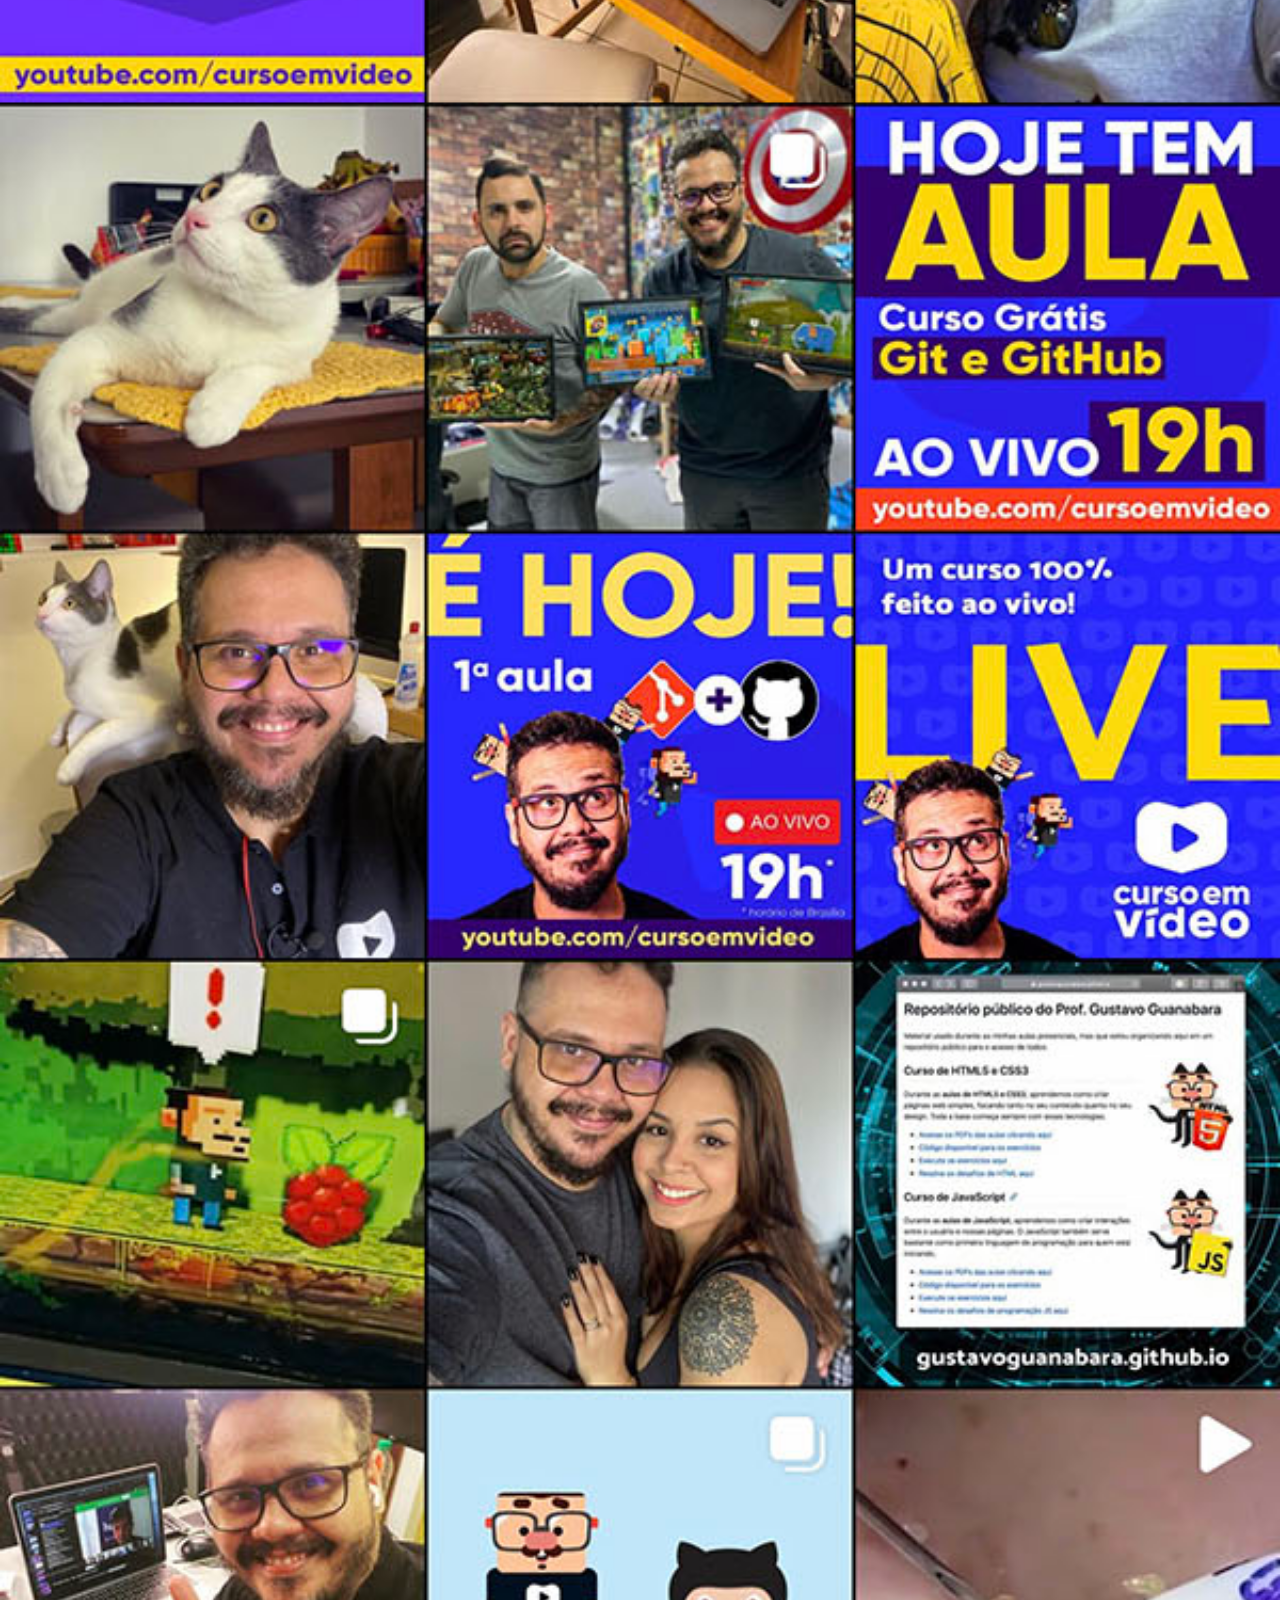
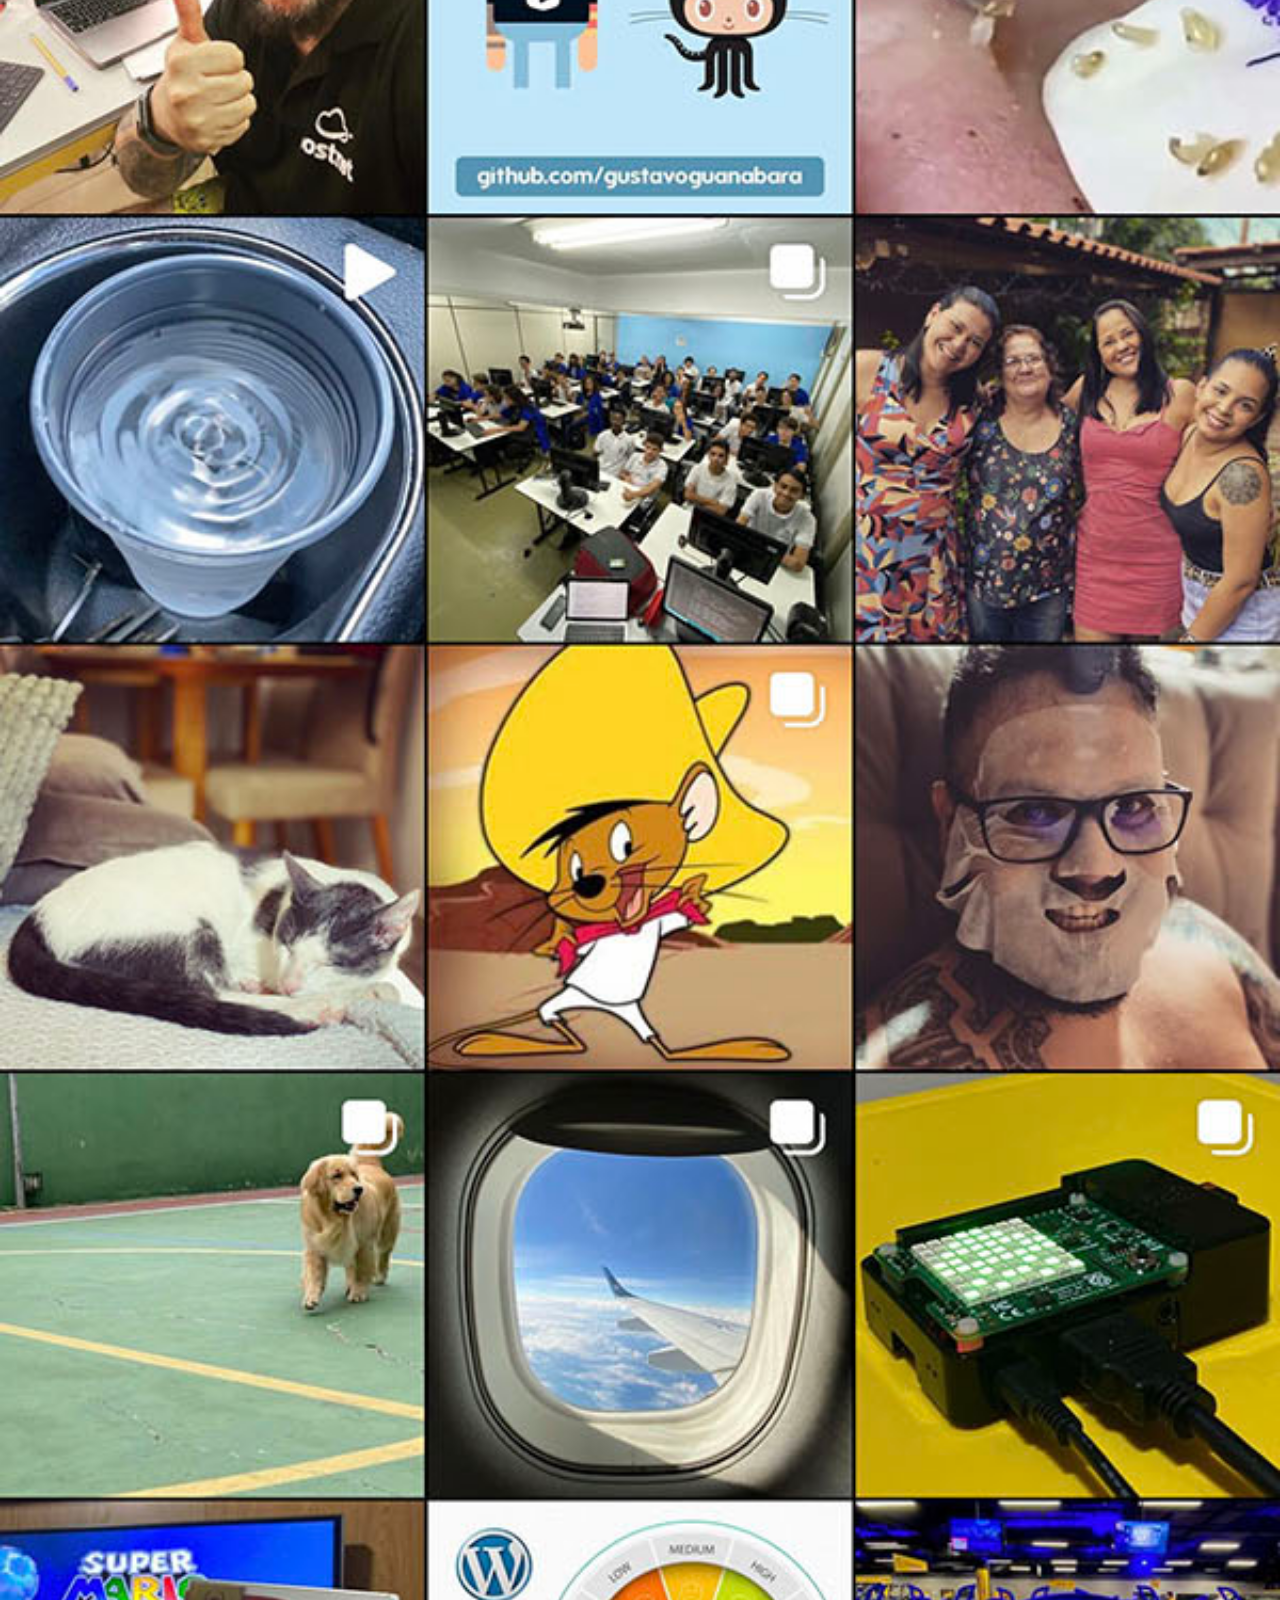
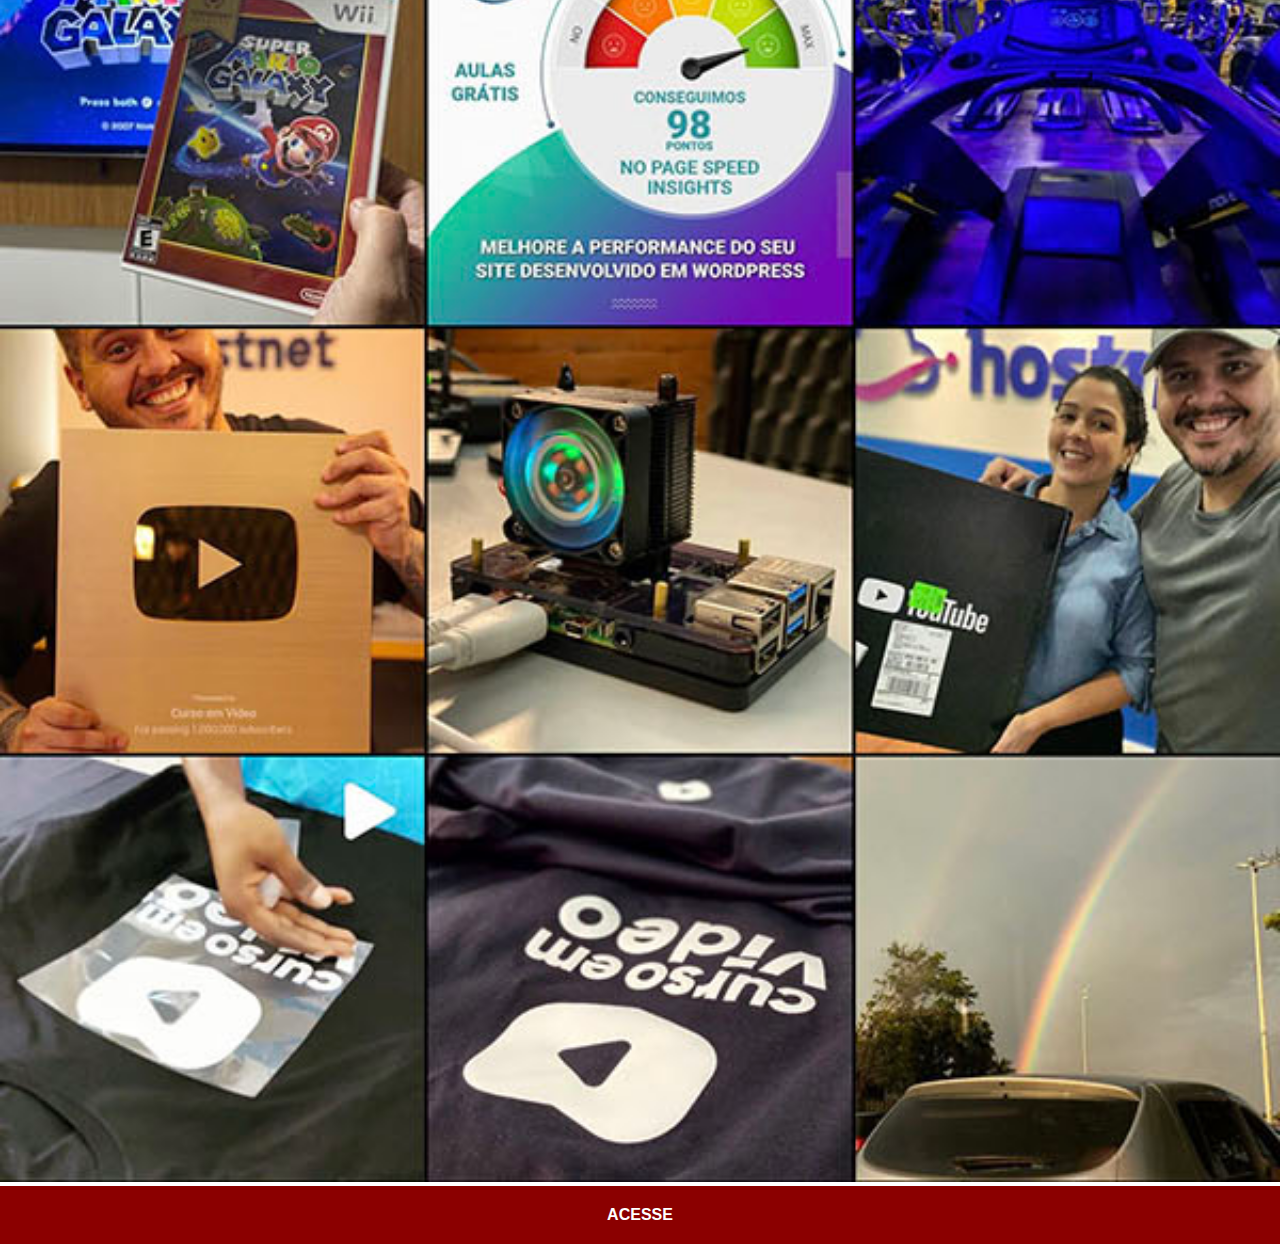
<file: instagram.html>
<!DOCTYPE html>
<html lang="pt-br">
<head>
    <meta charset="UTF-8">
    <meta name="viewport" content="width=device-width, initial-scale=1.0">
    <title>Instagram</title>
    <link rel="stylesheet" href="estilos/social.css">
</head>
<body>
    <img src="pacote-d013/imagens/tela-instagram.jpg" alt="Instagram">

    <a href="https://www.instagram.com/gustavoguanabara" target="_blank">ACESSE</a>
</body>
</html>
</file>
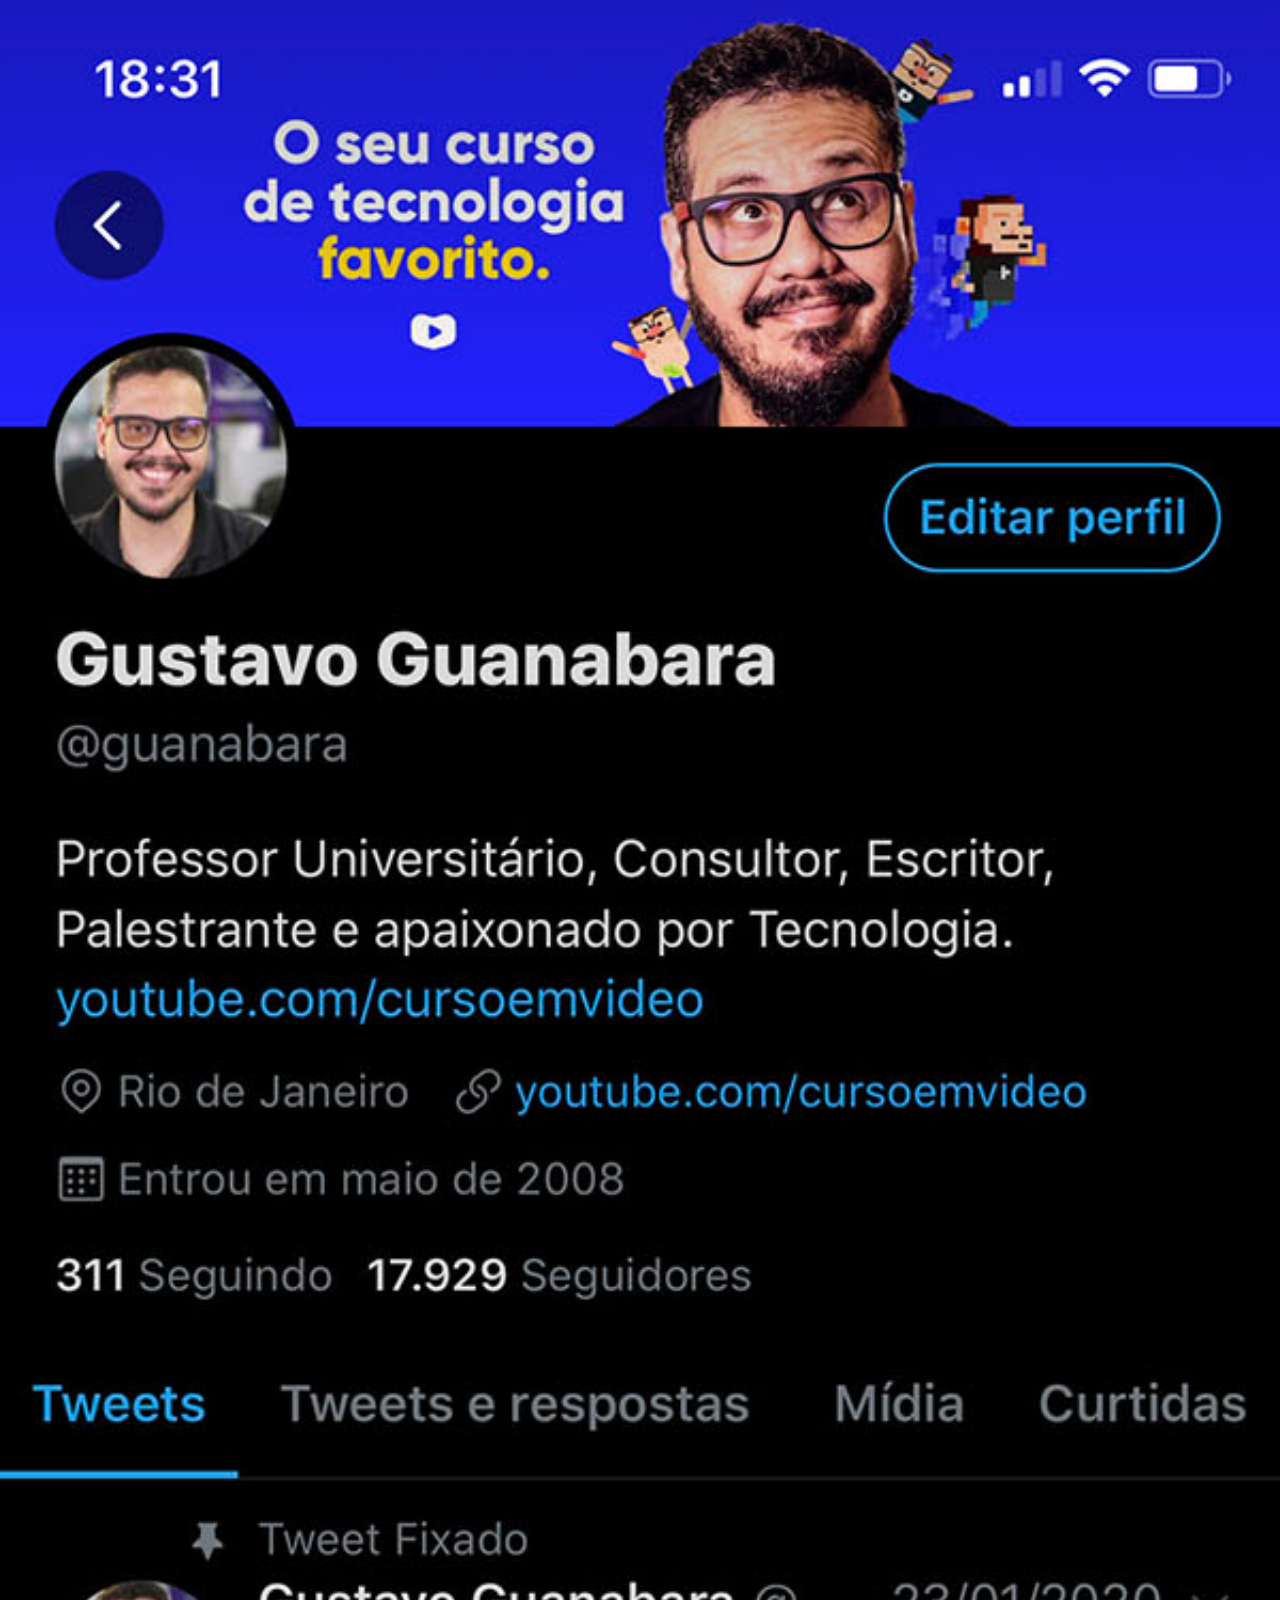
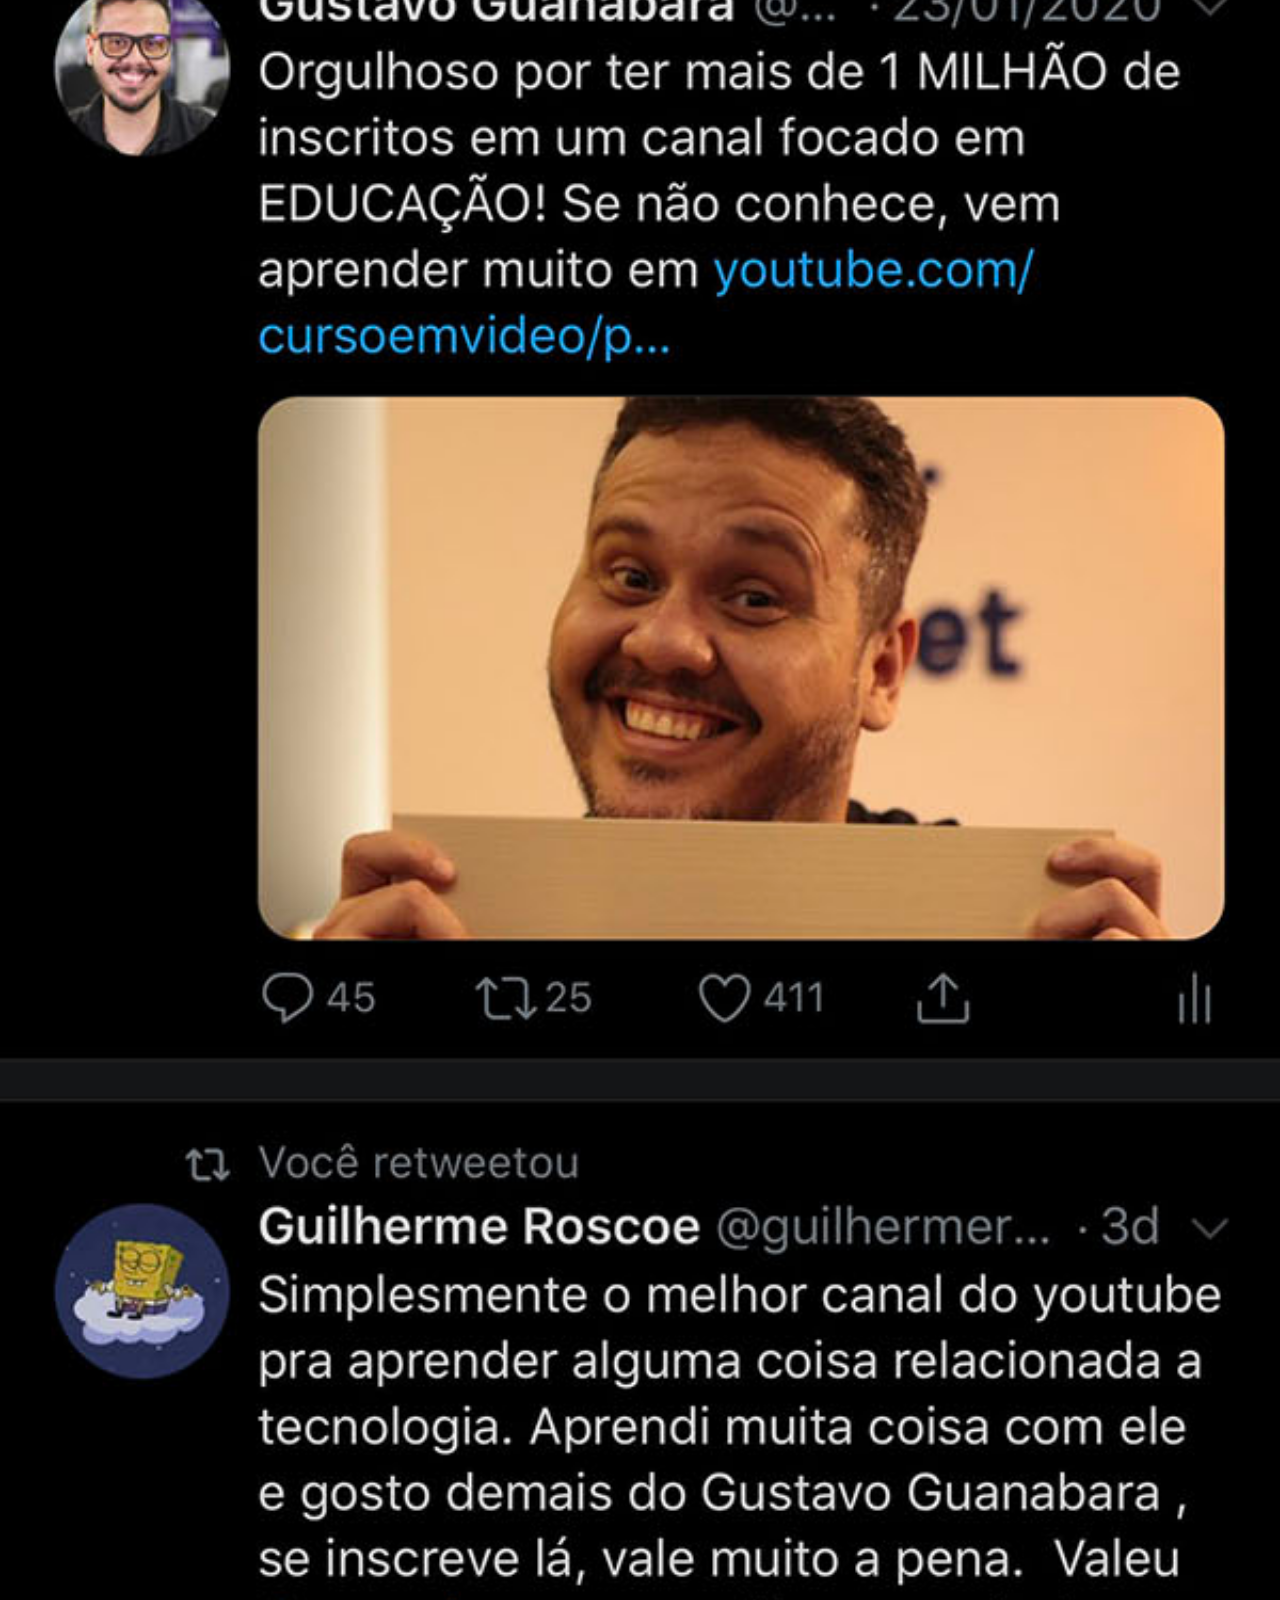
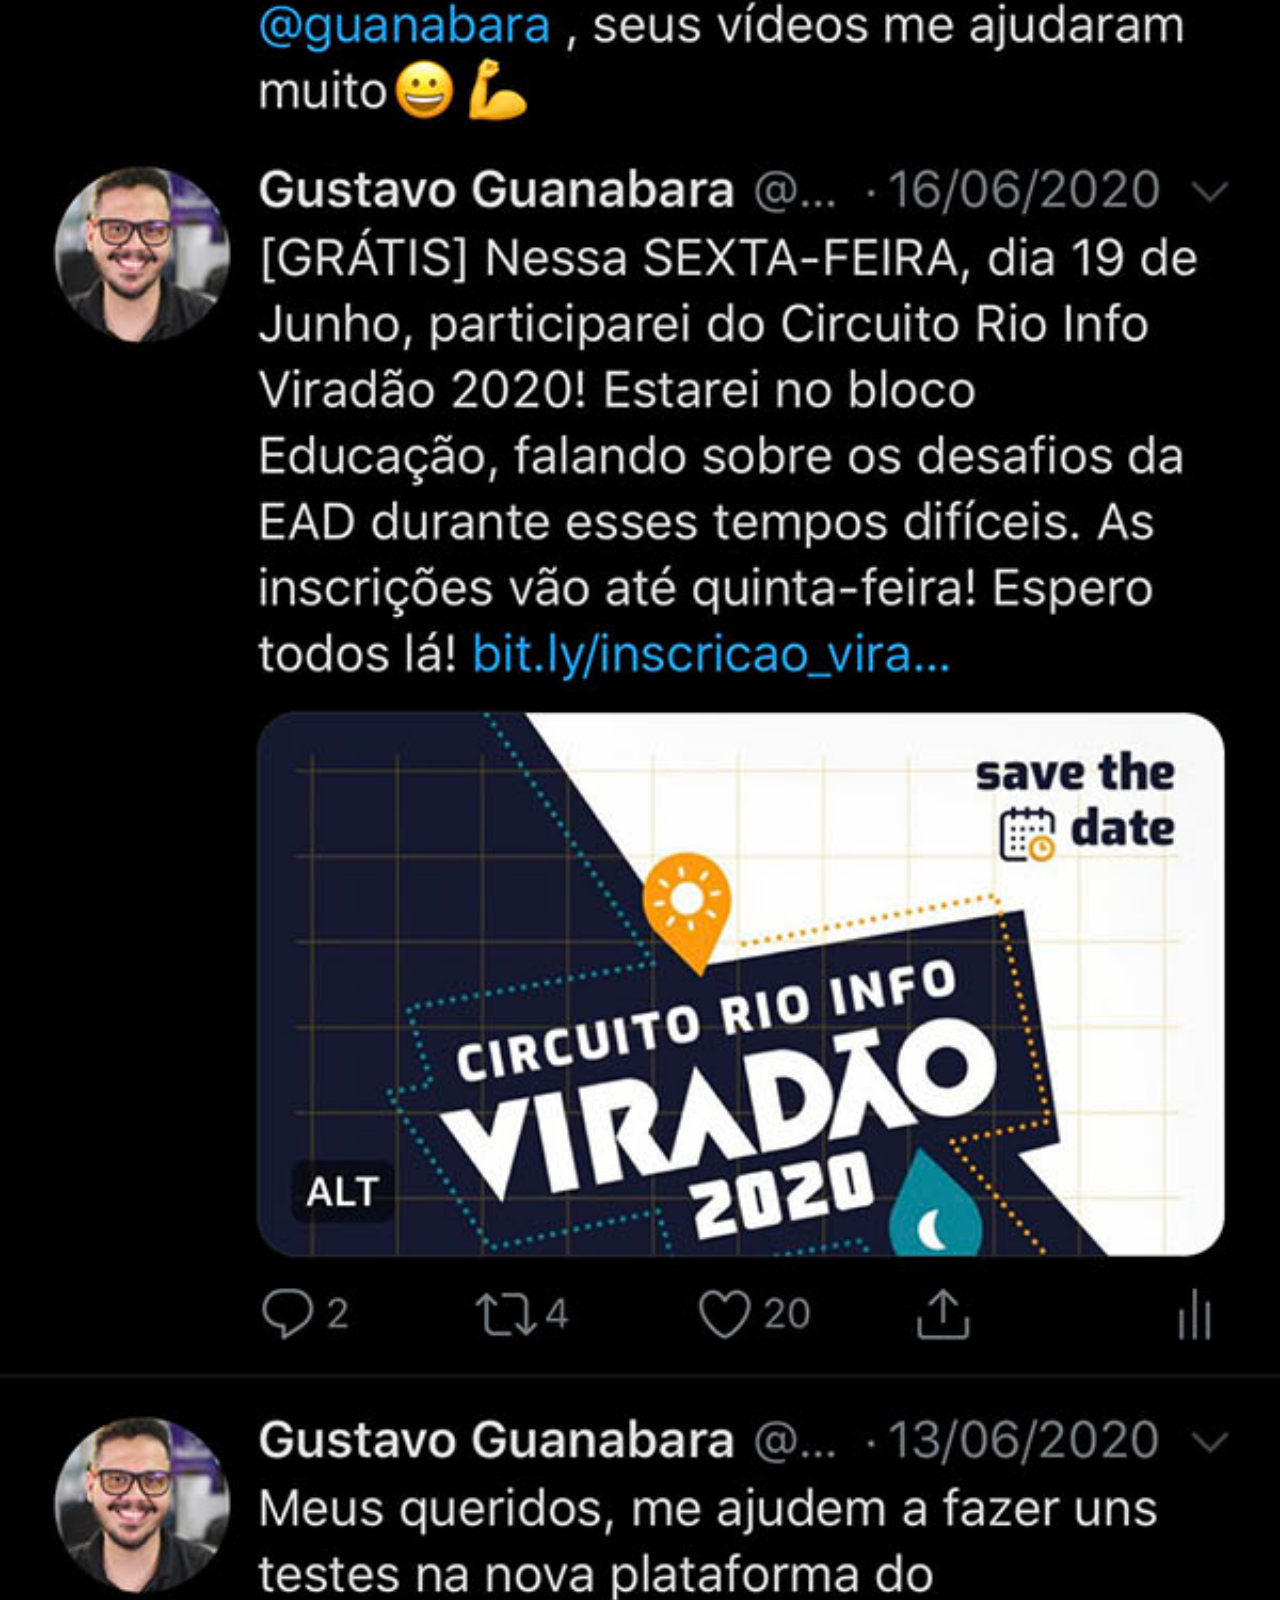
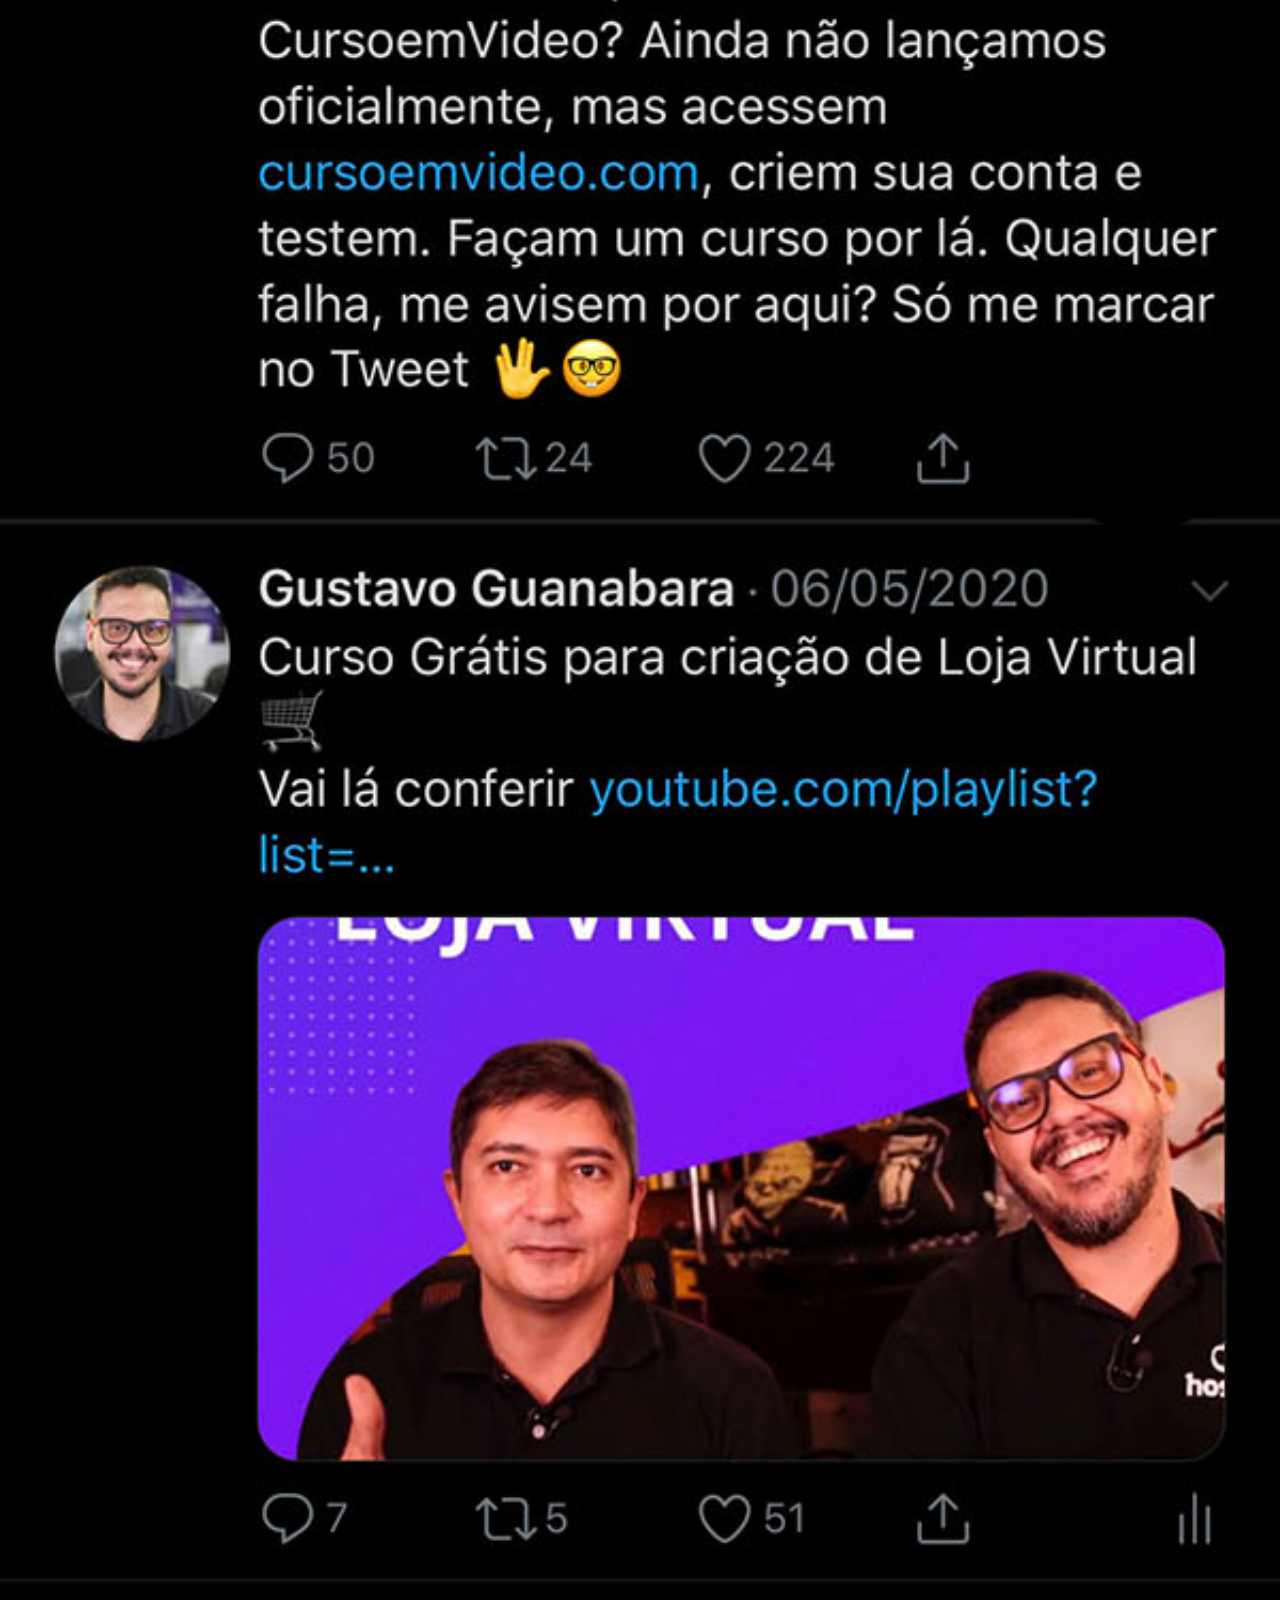
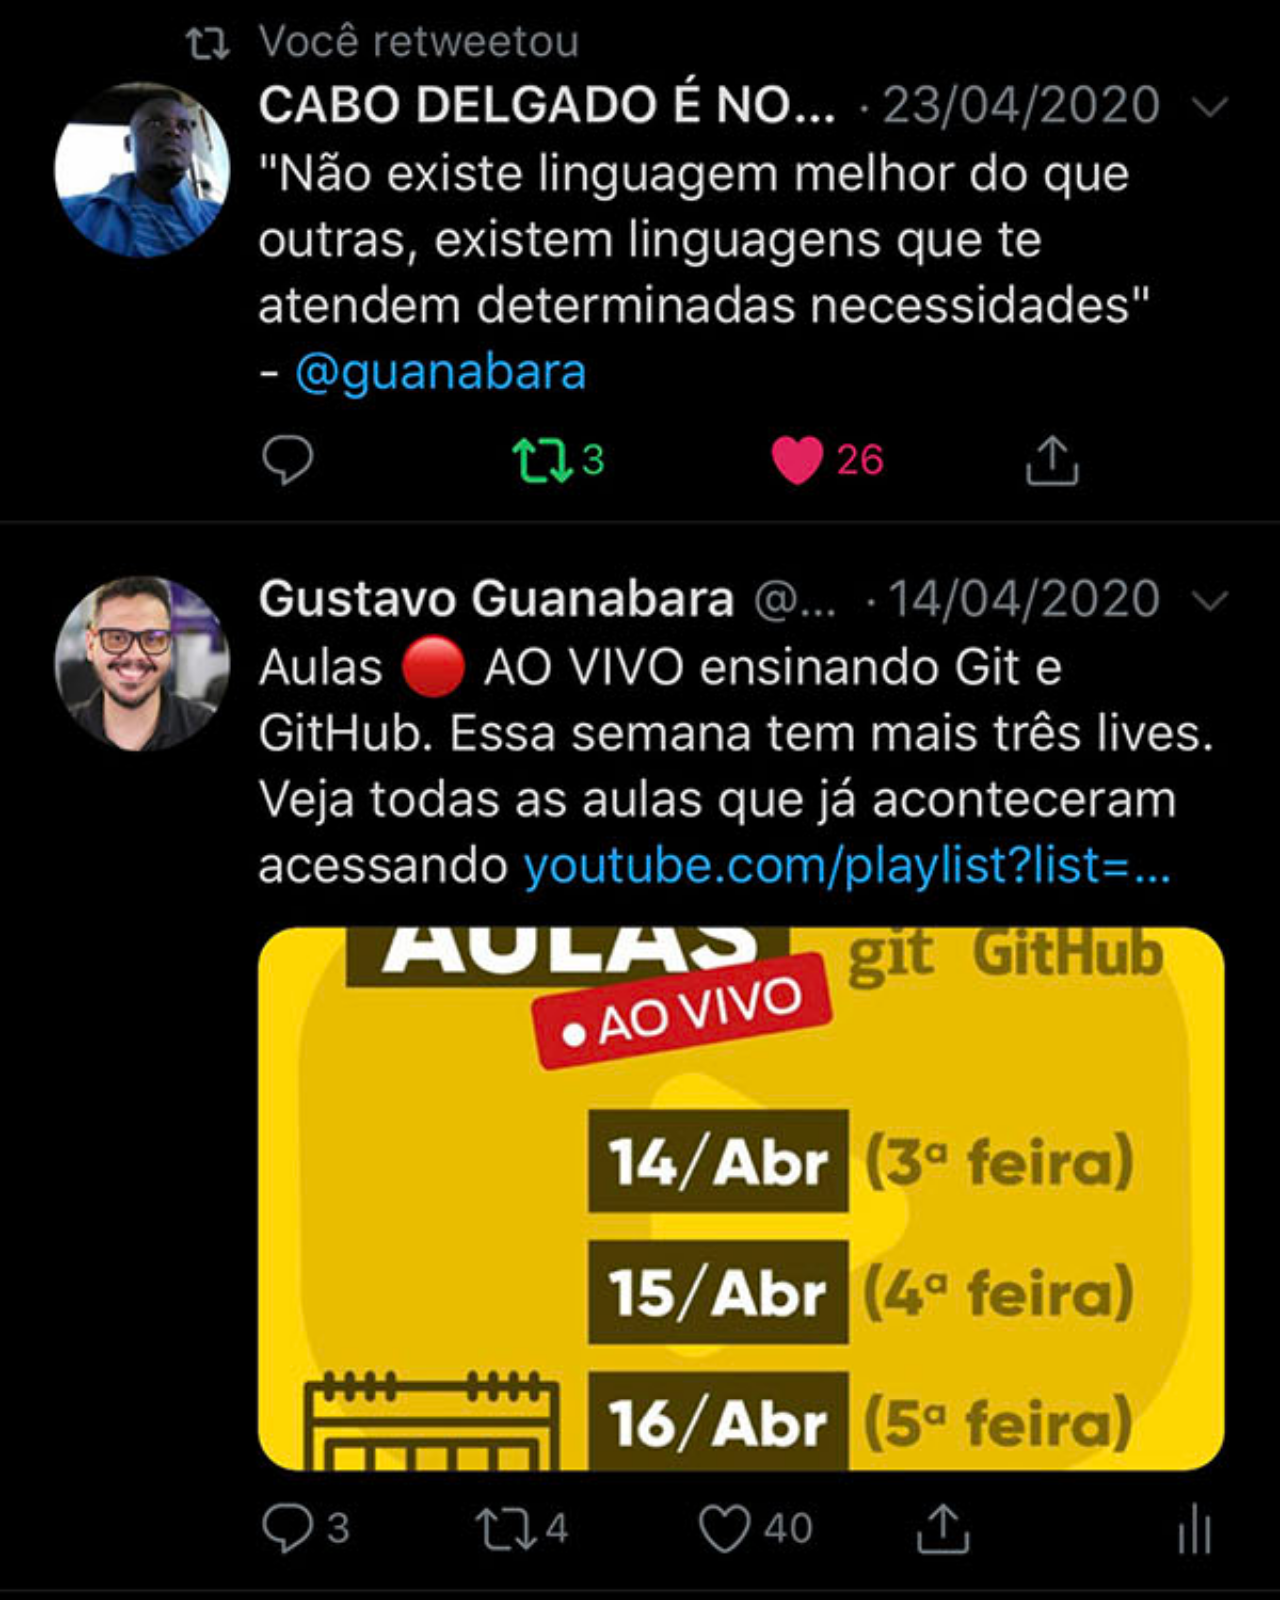
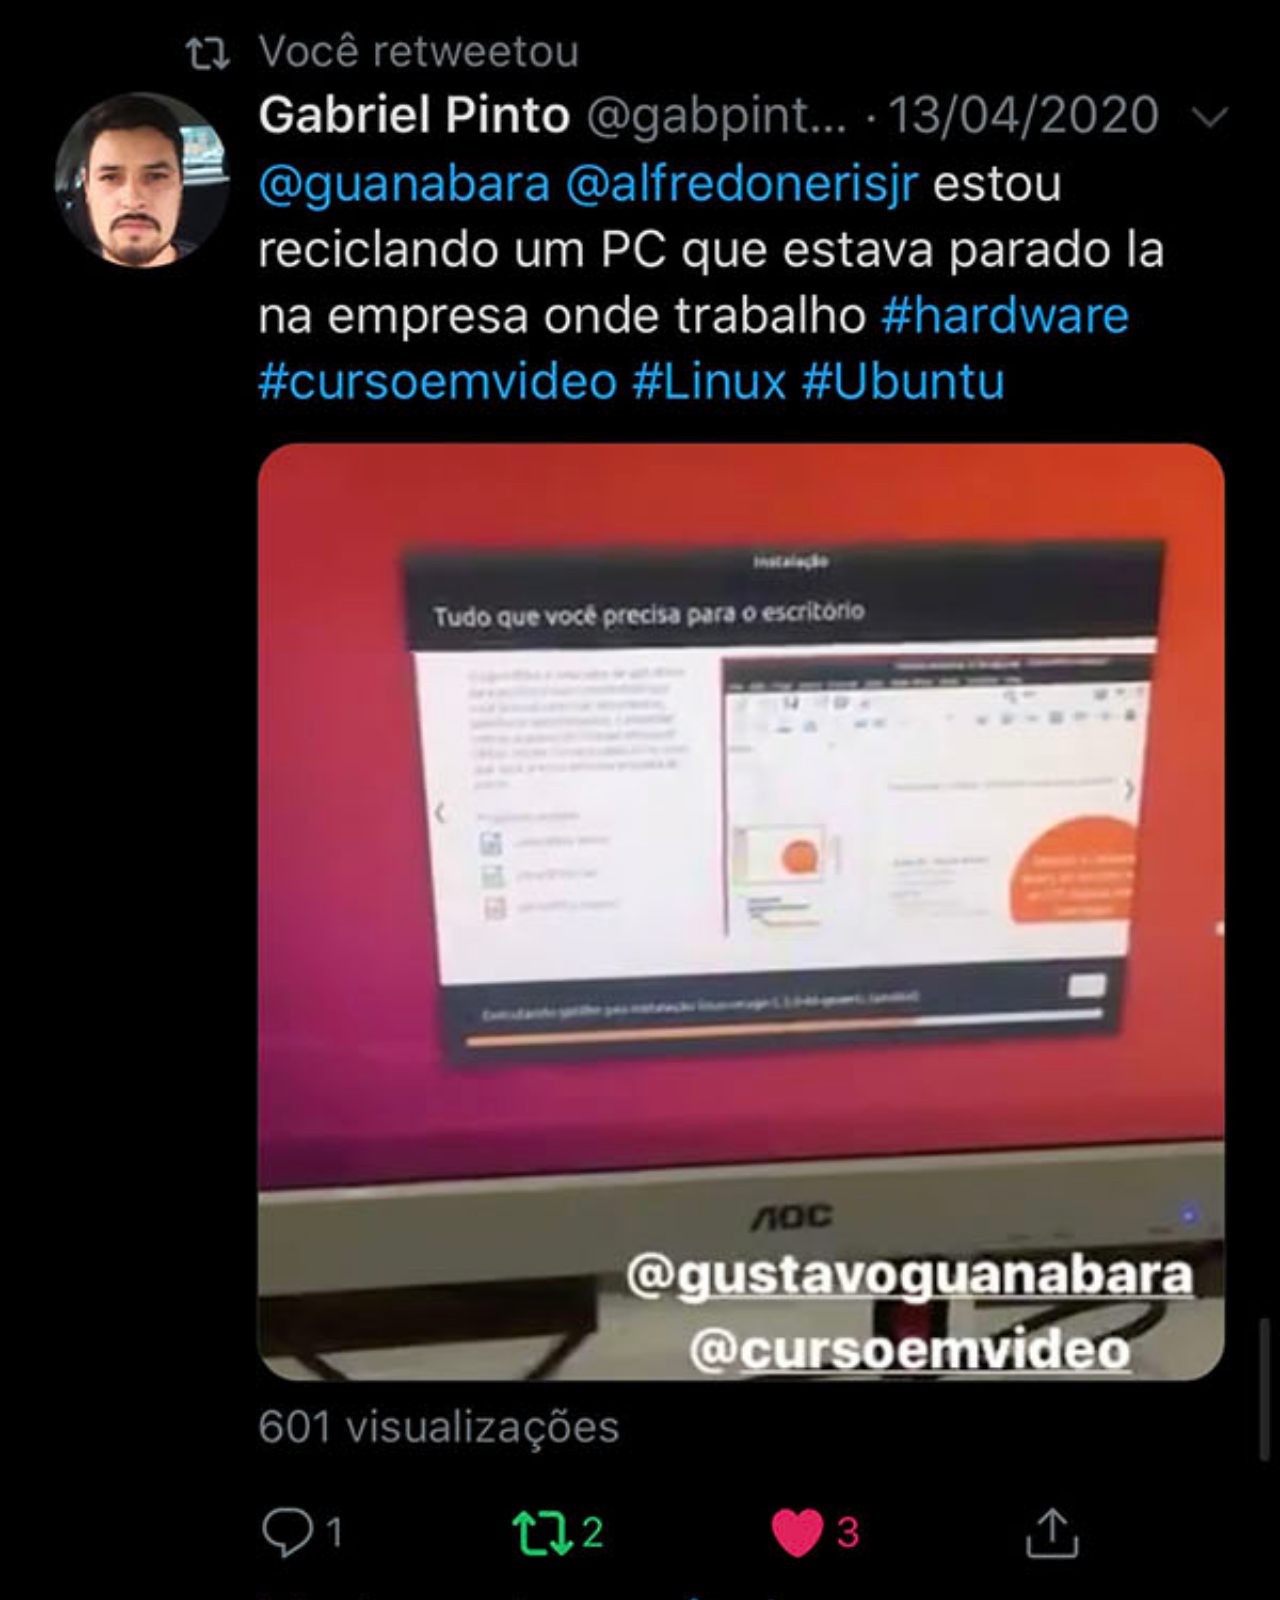
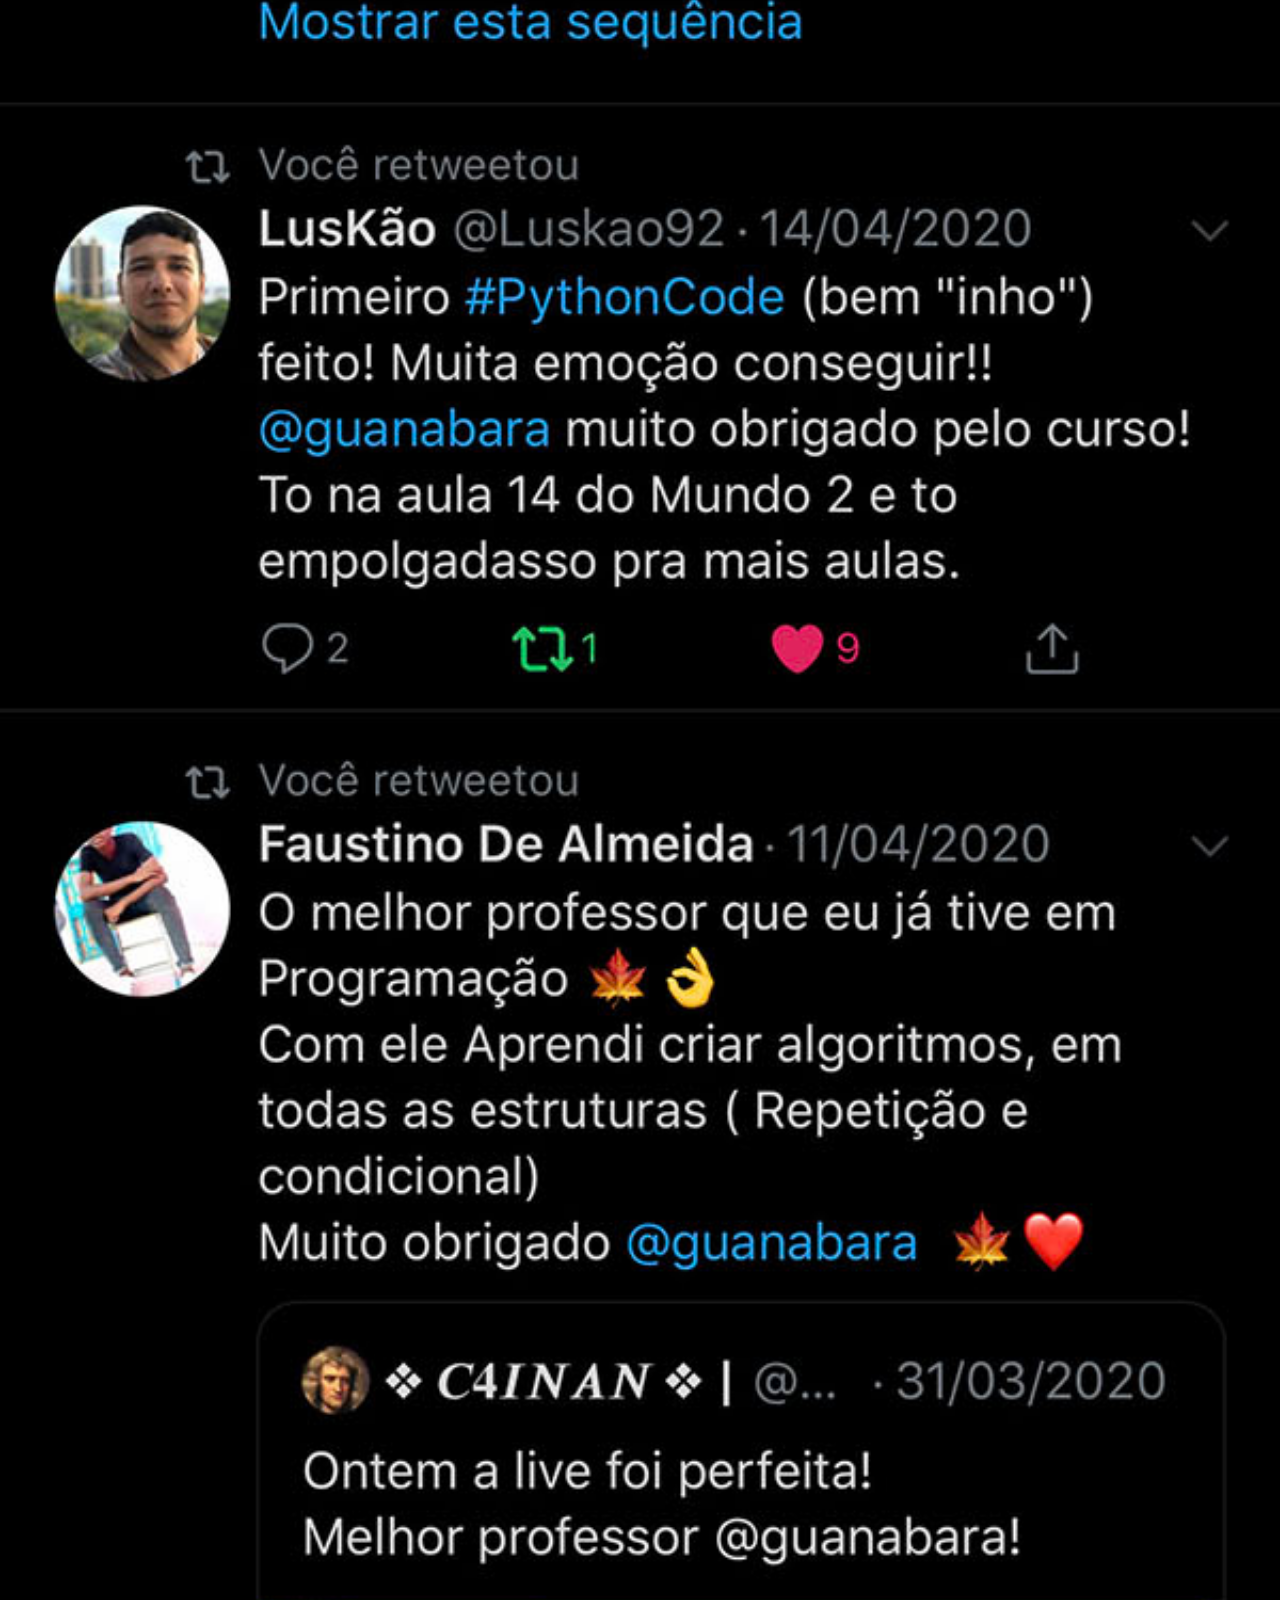
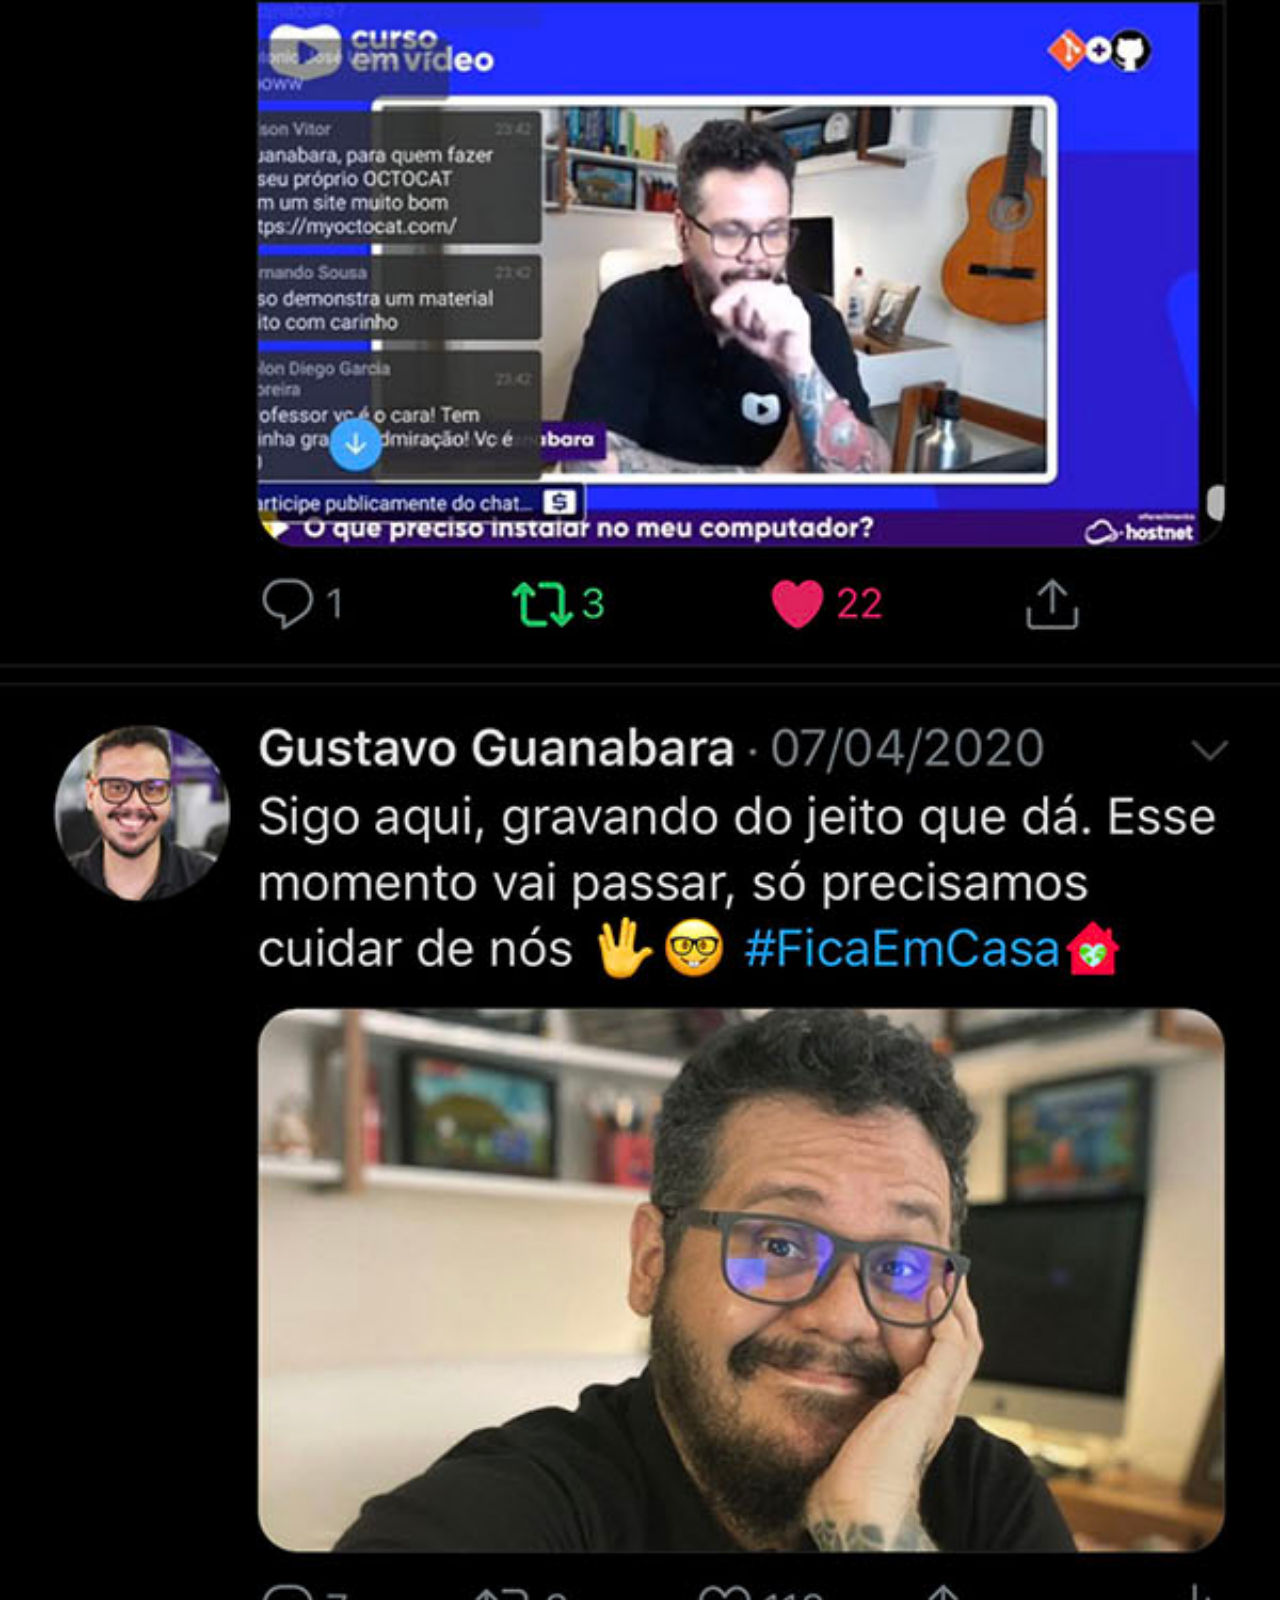
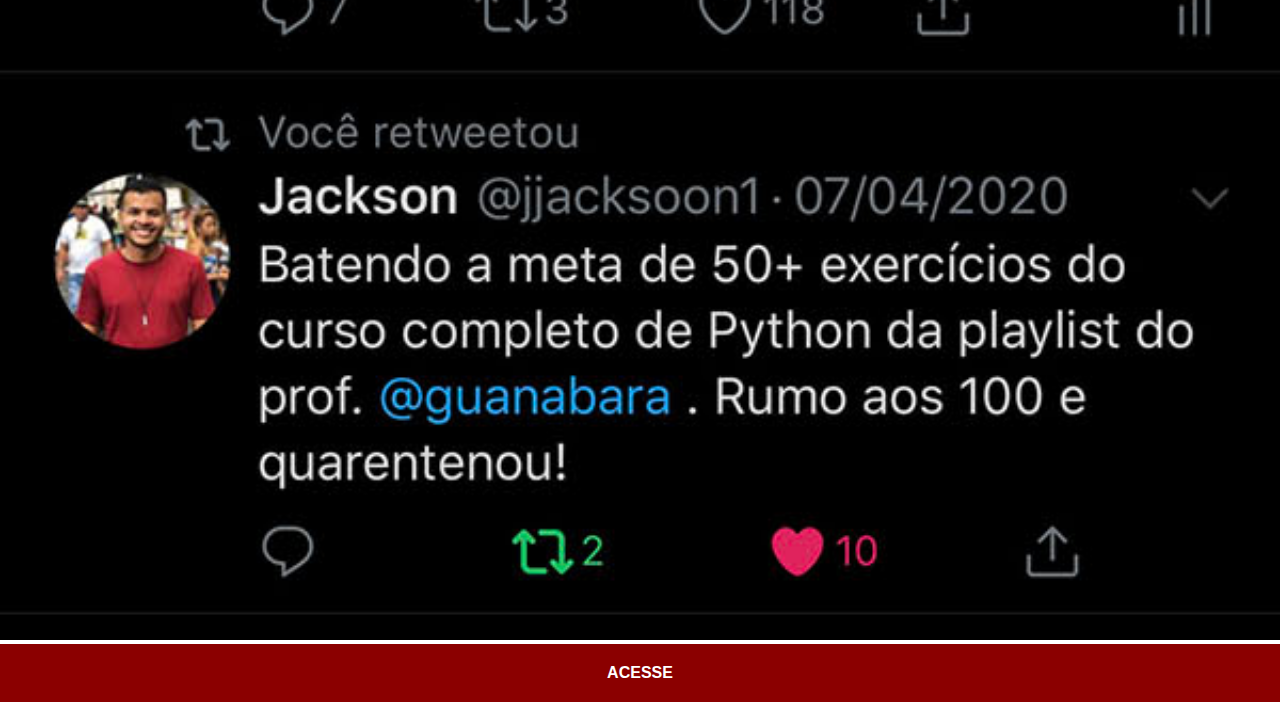
<file: twitter.html>
<!DOCTYPE html>
<html lang="pt-br">
<head>
    <meta charset="UTF-8">
    <meta name="viewport" content="width=device-width, initial-scale=1.0">
    <title>Twitter</title>
    <link rel="stylesheet" href="estilos/social.css">
</head>
<body>
    <img src="pacote-d013/imagens/tela-twitter.jpg" alt="Twitter">

    <a href="">ACESSE</a>
</body>
</html>
</file>
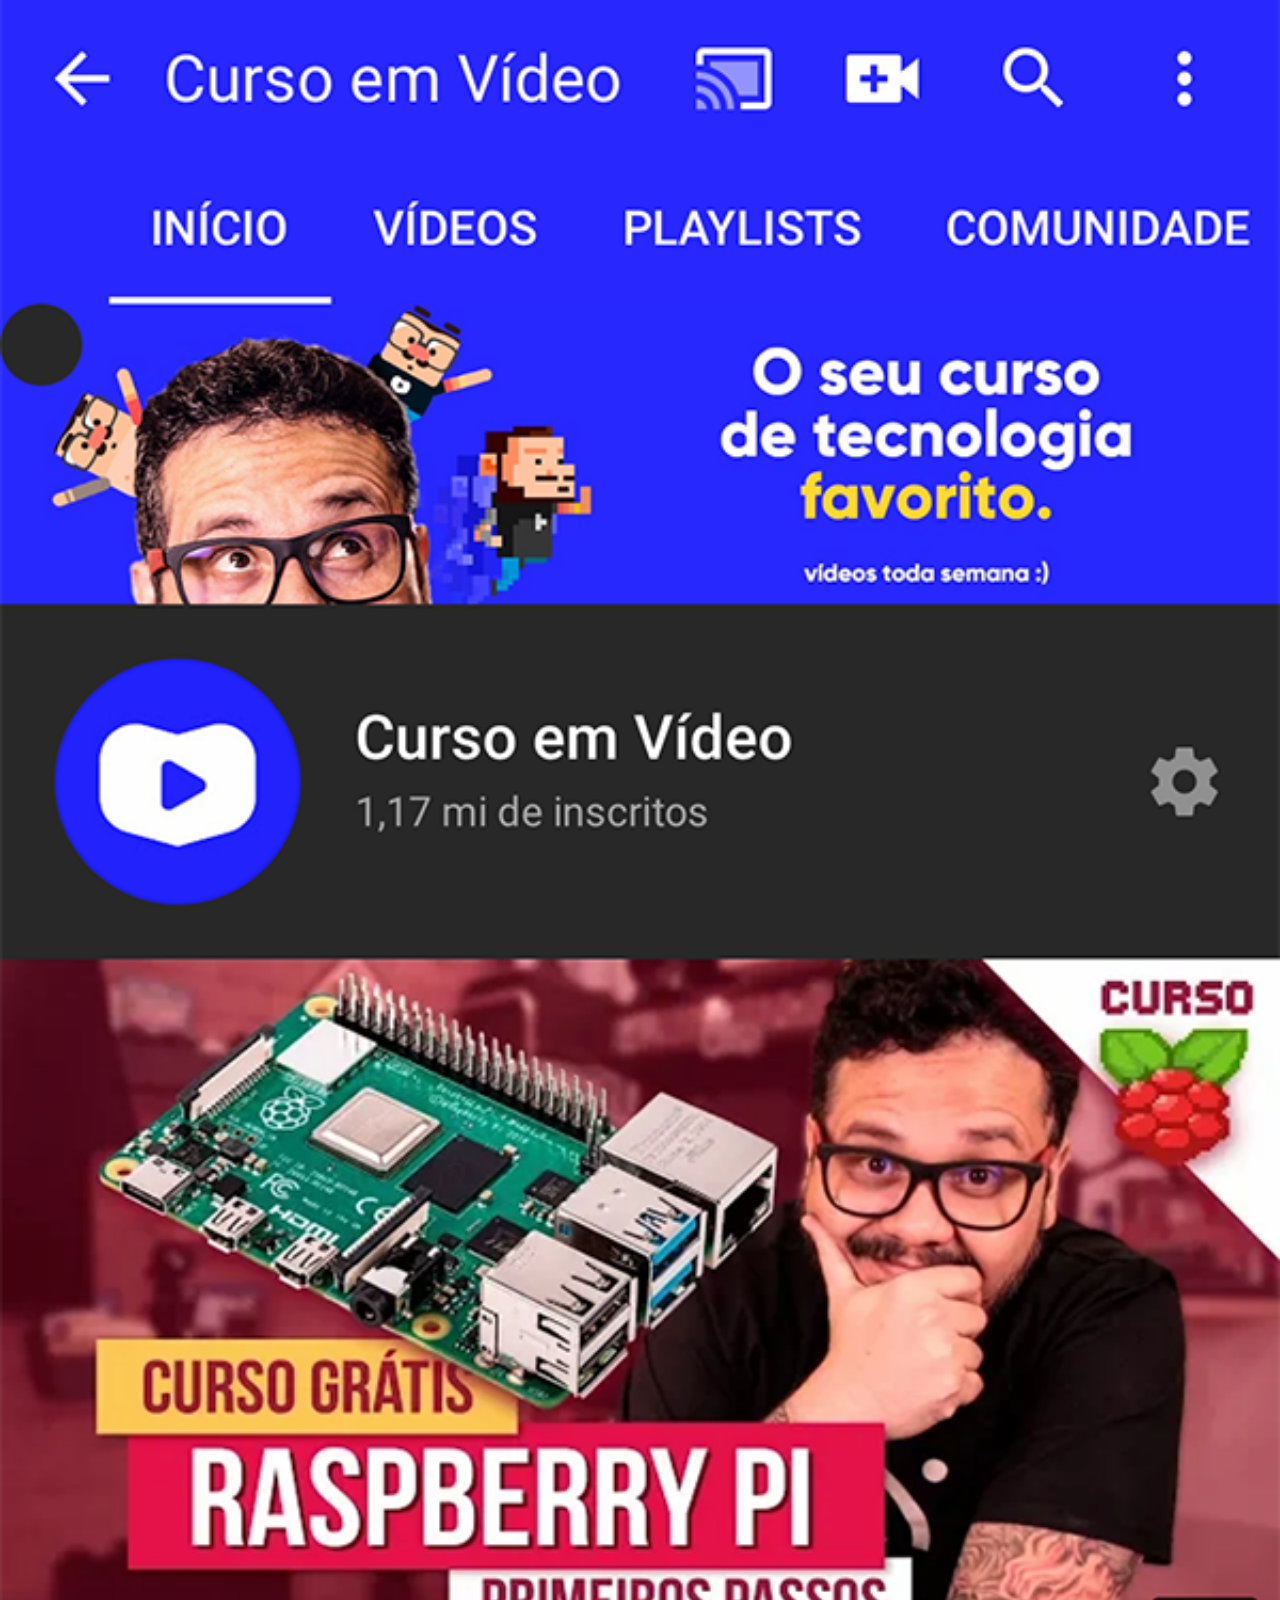
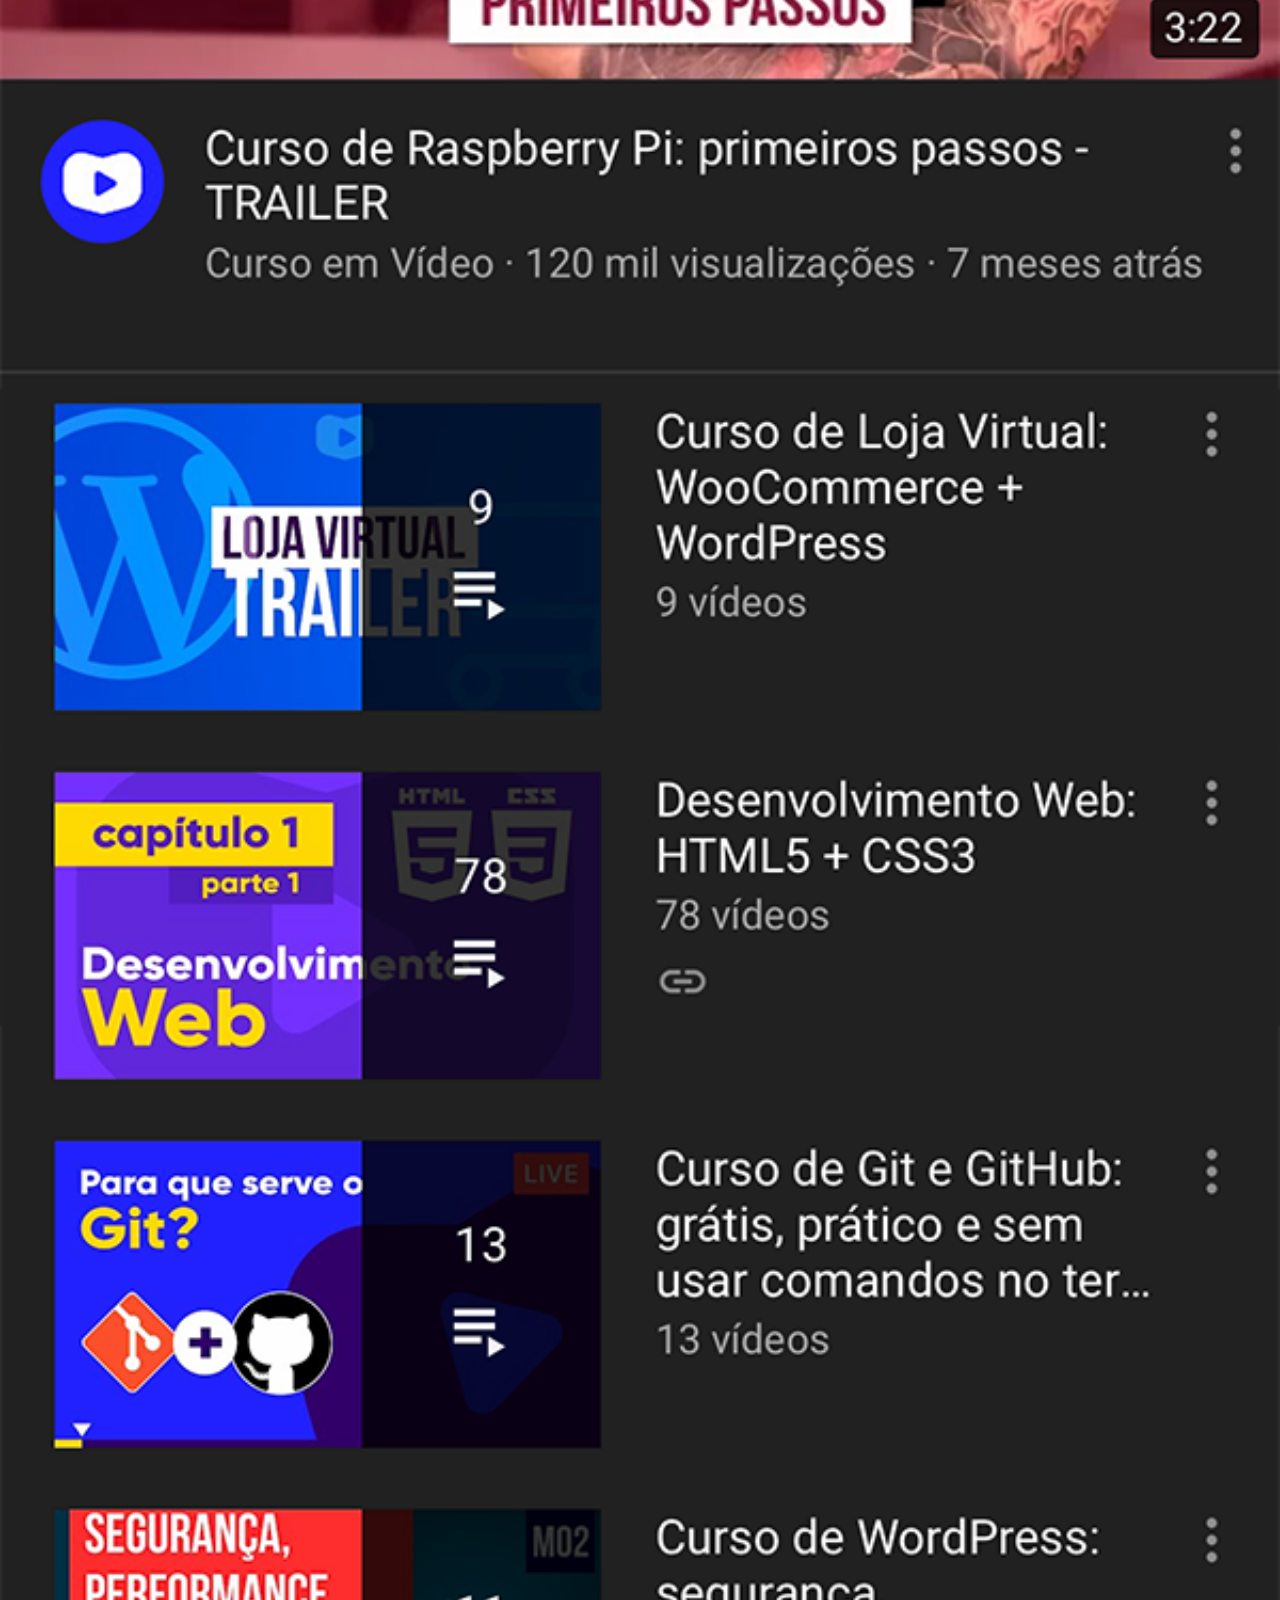
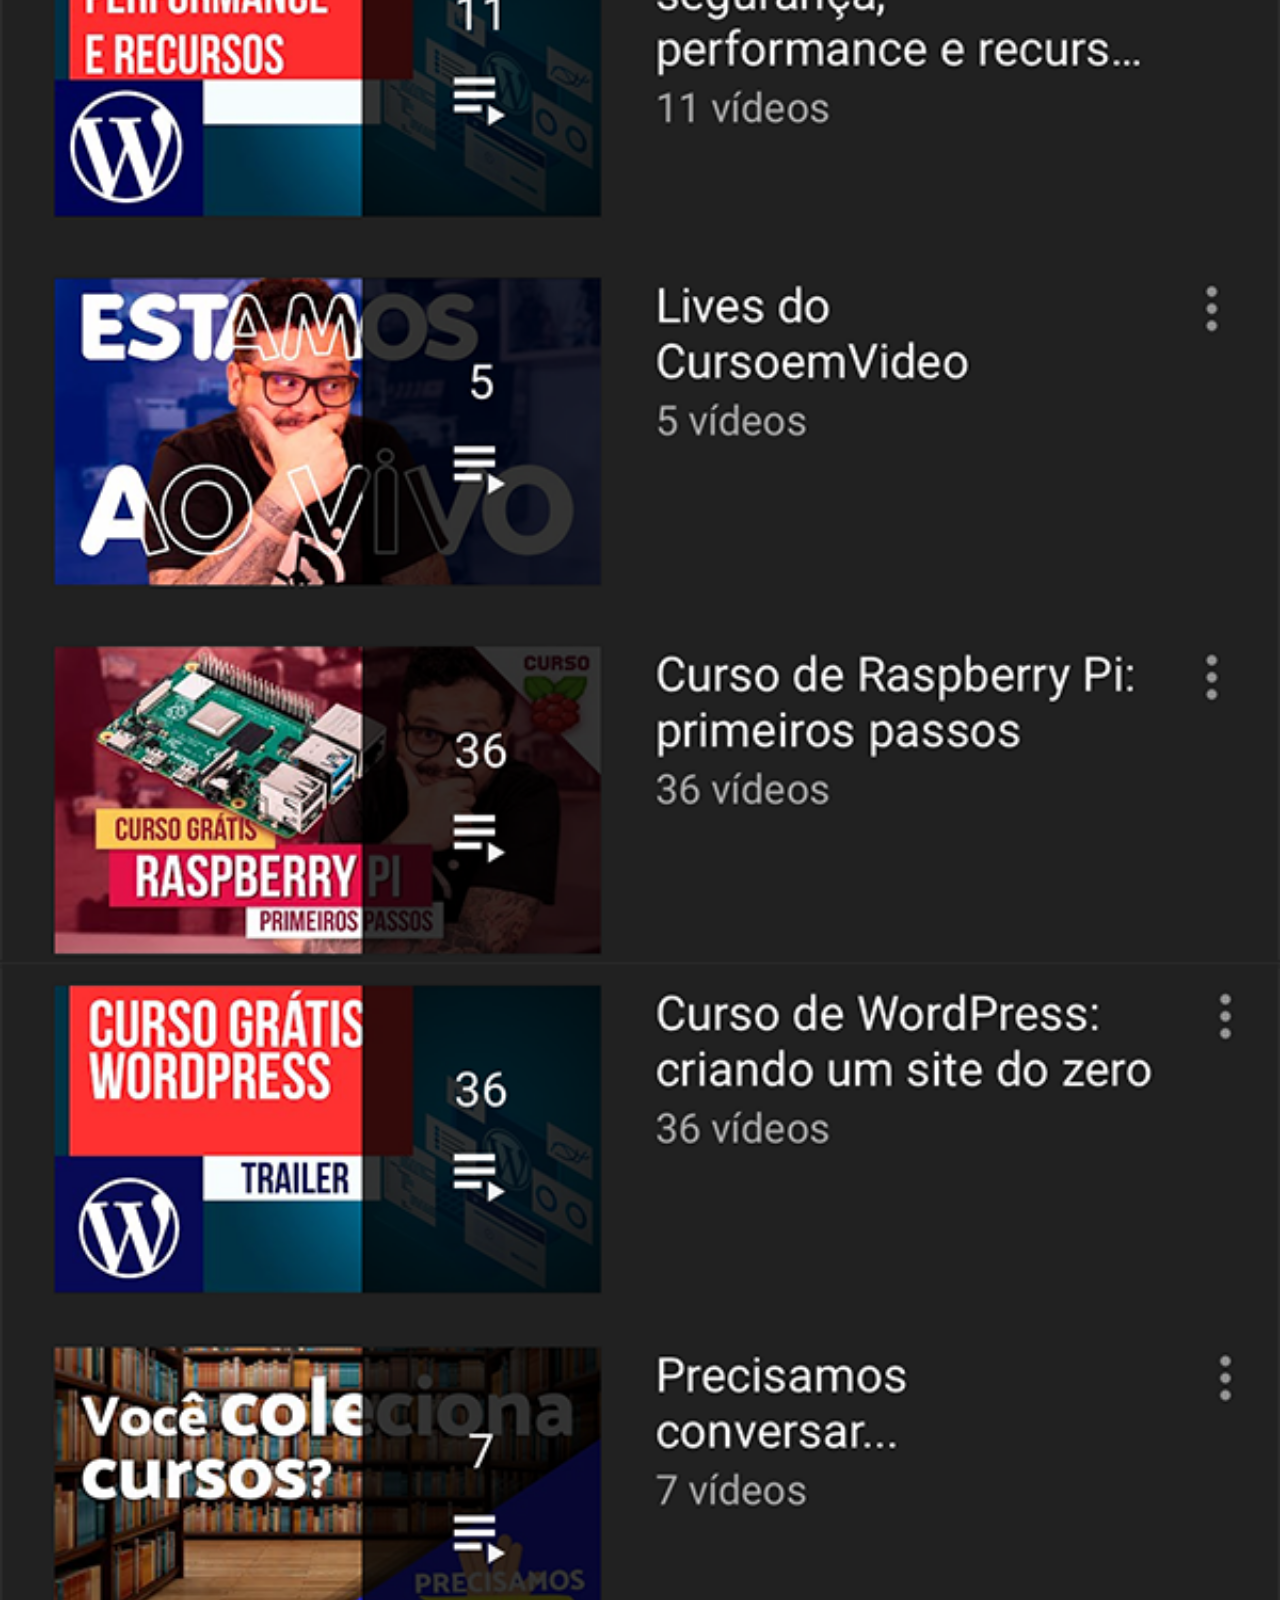
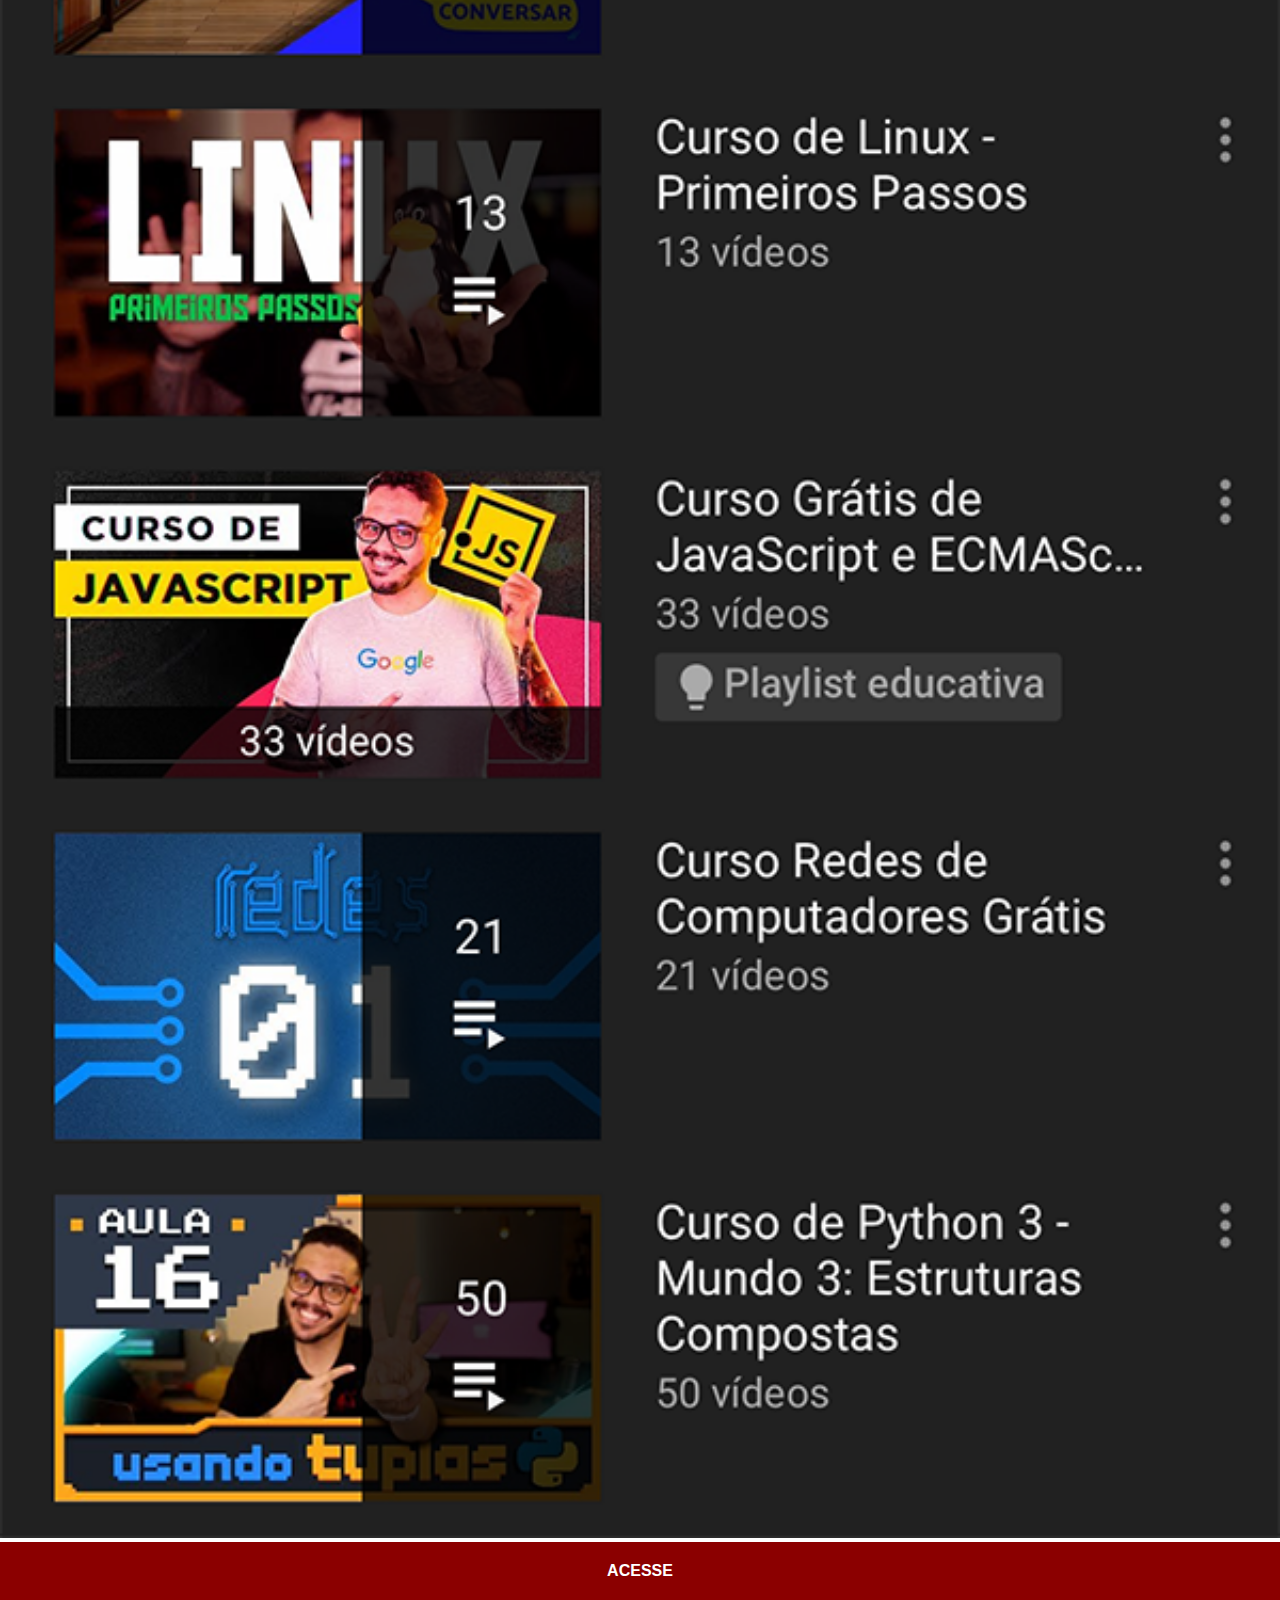
<file: youtube.html>
<!DOCTYPE html>
<html lang="pt-br">
<head>
    <meta charset="UTF-8">
    <meta name="viewport" content="width=device-width, initial-scale=1.0">
    <title>YouTube</title>
    <link rel="stylesheet" href="estilos/social.css">
</head>
<body>
    <img src="pacote-d013/imagens/tela-youtube.png" alt="YouTube">
    <a id="youtube" href="https://www.youtube.com/c/CursoemV%C3%ADdeo" target="_blank">ACESSE</a>
</body>
</html>
</file>
<file: estilos/style.css>
@charset "UTF-8";

* {
    margin: 0px;
    padding: 0px;
}

html, body{
    height: 100vh;
    width: 100vw;
    background-color: black;
}

body{
    background: url(../pacote-d013/imagens/fundo-madeira.jpg) no-repeat center center;
    background-size: cover;
}

main{
    position: relative;
    height: 100vh;
}

#telefone{
    position: absolute;
    top: 50%;
    left: 50%;
    transform: translate(-60%, -50%);
    
    height: 627px;
    width: 311px;
    background: url(../pacote-d013/imagens/frame-iphone.png) no-repeat;
}

#tela{
    position: relative;
    top: 80px;
    left: 22px;
    width: 268px;
    height: 471px;
}

#redes-sociais{
    text-align: right;
}

#redes-sociais img{
    width: 50px;
    margin: 10px;
    border-radius: 50%;
    box-shadow: 2px 2px 5px rgba(0, 0, 0, 0.411);
    box-sizing: border-box;
}

#redes-sociais img:hover{
    border: 2px solid rgba(255, 255, 255, 0.61);
    transform: scale(1.2);
    box-shadow: 5px 5px 10px rgba(0, 0, 0, 0.623);
    transition: transform 0.5s;
}
</file>
<file: estilos/social.css>
@charset "UTF-8";

*{
    margin: 0px;
    padding: 0px;
    font-family: Arial, Helvetica, sans-serif;
}

::-webkit-scrollbar{
    width: 0px;
    height: 0px;
}

img{
    width: 100vw;
}

a{
    display: block;
    background-color: darkred;
    color: white;
    padding: 20px;
    text-align: center;
    font-weight: bolder;
    text-decoration: none;
}

a:hover{
    background-color: red;
    text-decoration: underline;
}
</file>
